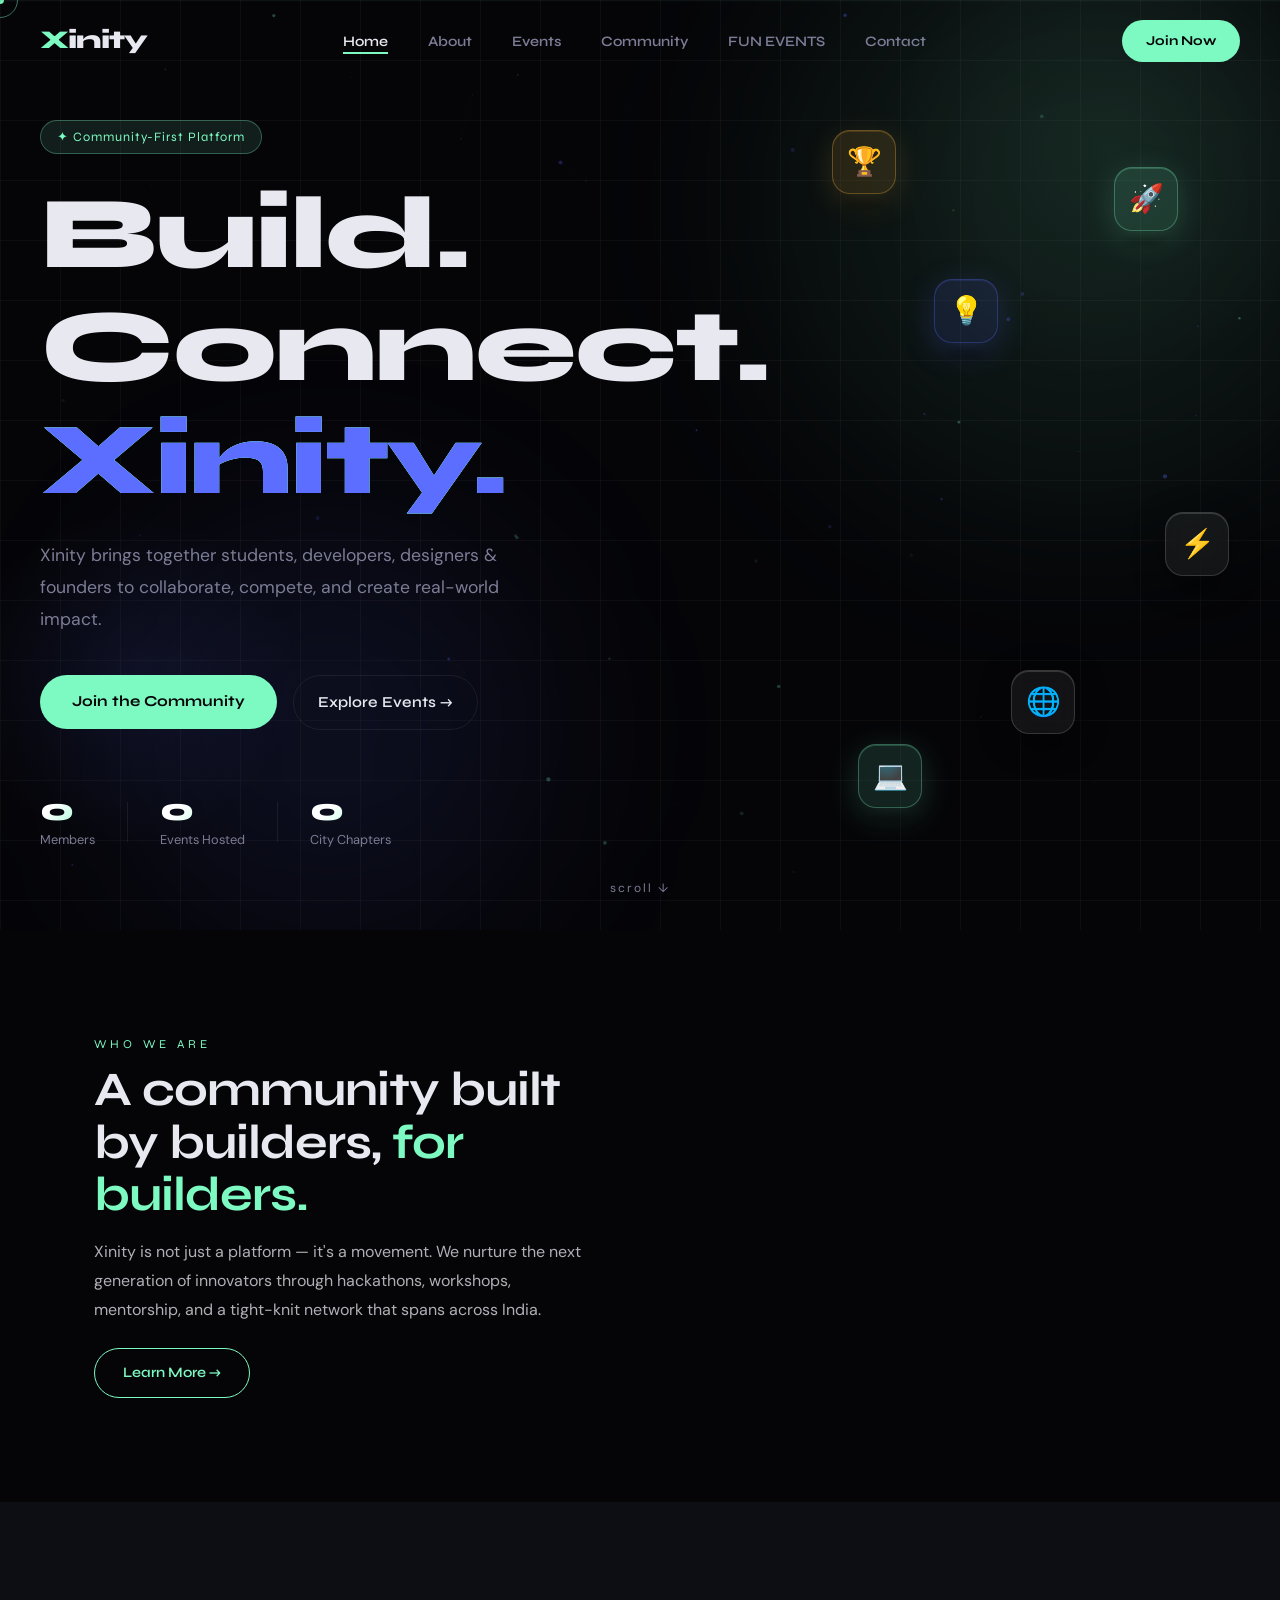
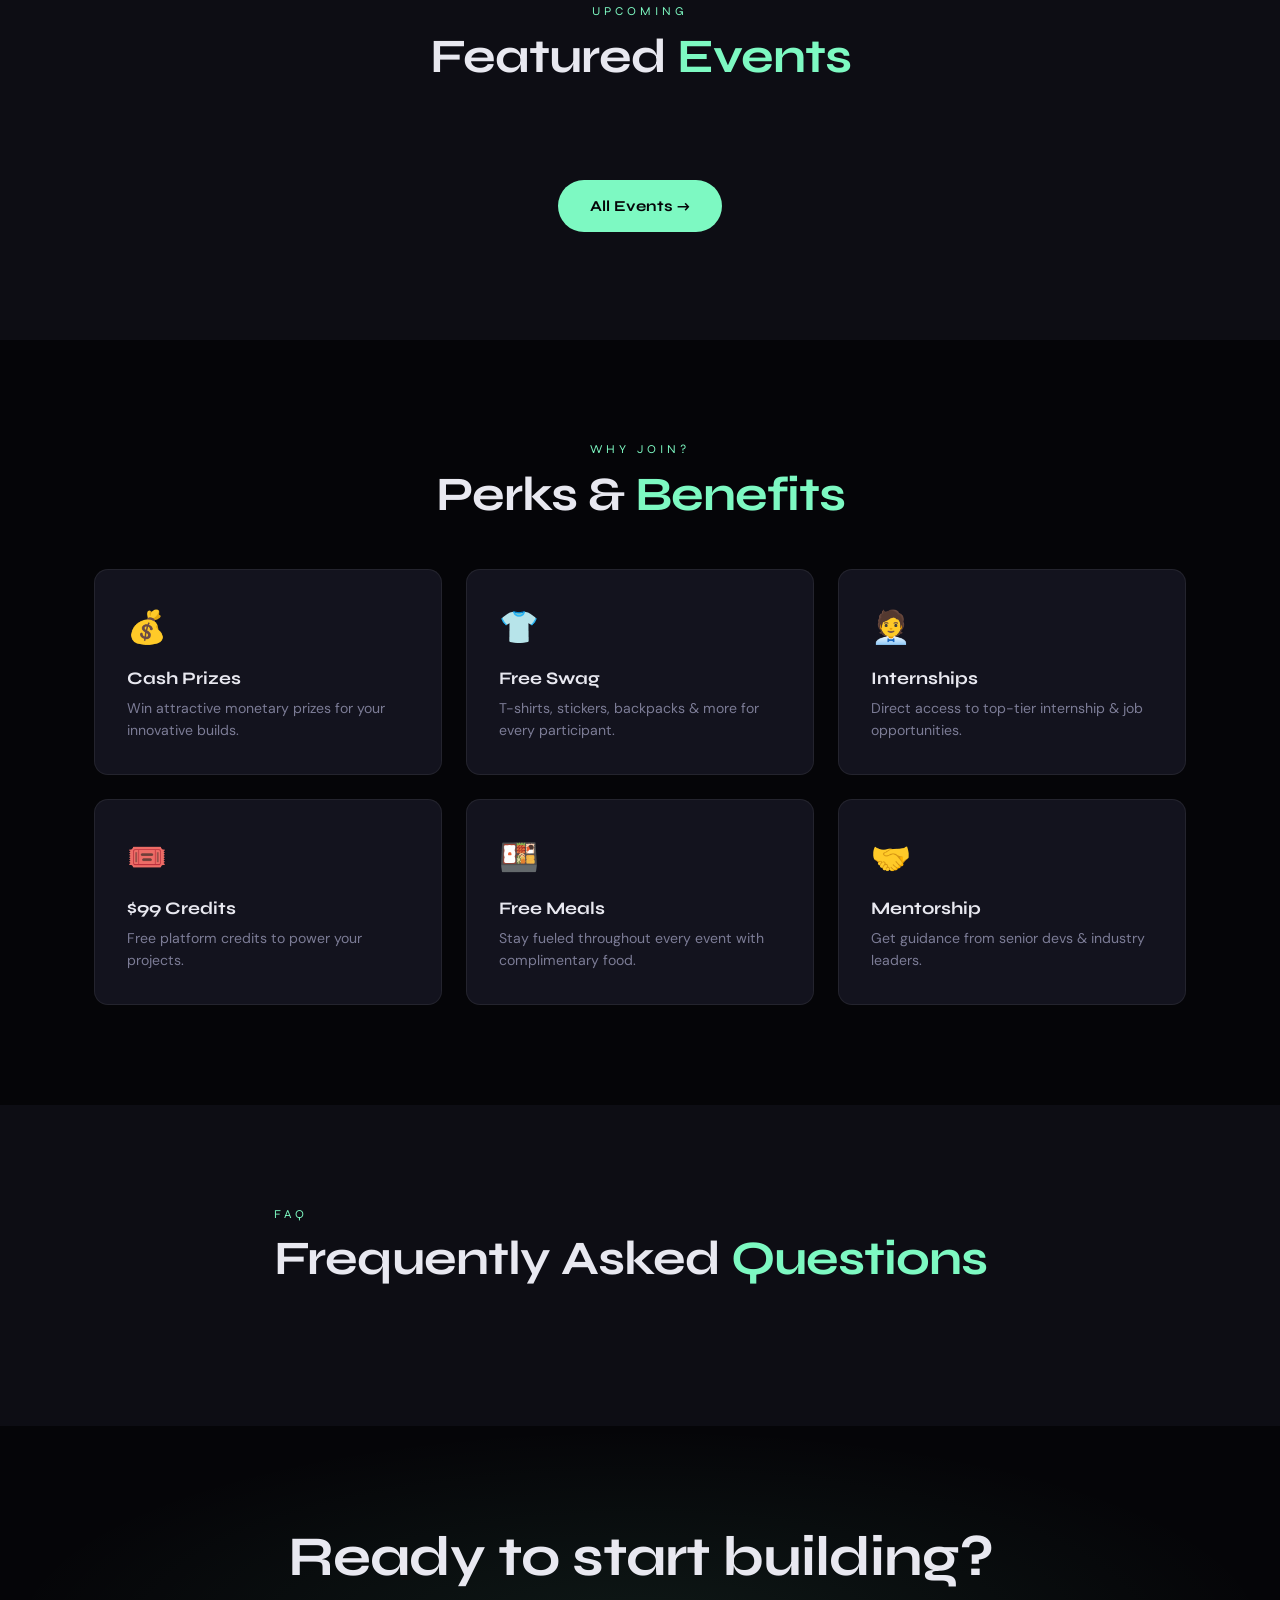
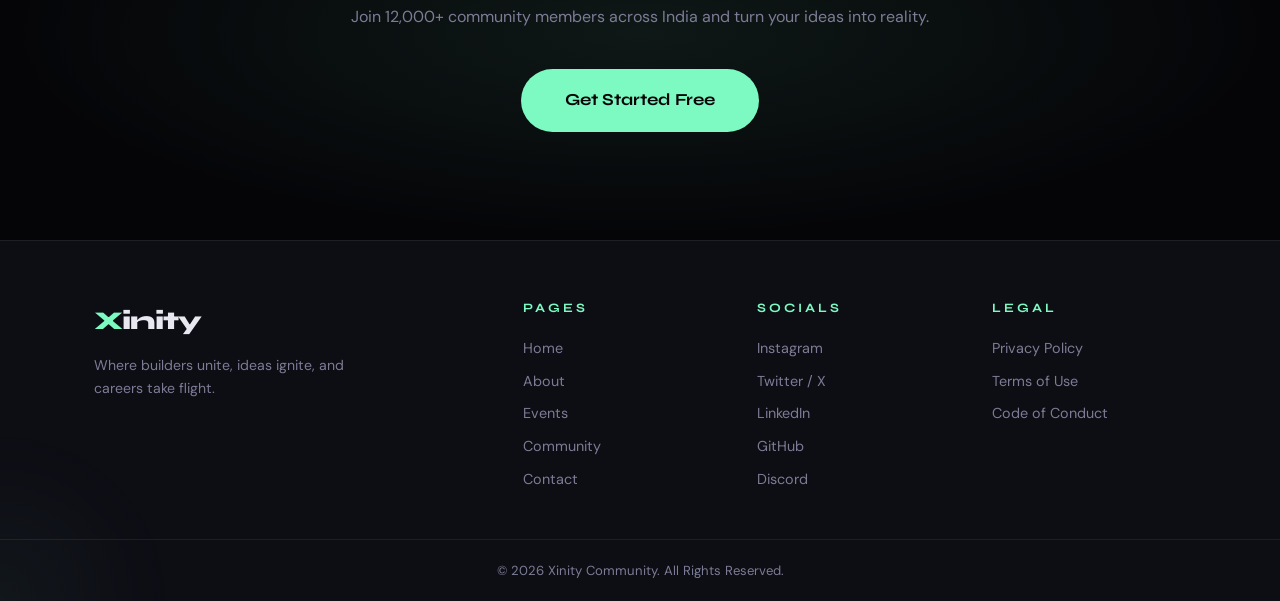
<file: index.html>
<!DOCTYPE html>
<html lang="en">
<head>
  <meta charset="UTF-8" />
  <meta name="viewport" content="width=device-width, initial-scale=1.0"/>
  <title>Xinity Community | Where Builders Unite</title>
  <link rel="stylesheet" href="css/style.css" />
  <link rel="stylesheet" href="css/animation.css" />
  <link rel="preconnect" href="https://fonts.googleapis.com">
  <link href="https://fonts.googleapis.com/css2?family=Syne:wght@400;600;700;800&family=DM+Sans:wght@300;400;500&display=swap" rel="stylesheet">
</head>
<body>

  <!-- NAV -->
  <nav class="navbar" id="navbar">
    <div class="nav-logo">
      <span class="logo-x">X</span><span class="logo-rest">inity</span>
    </div>
    <ul class="nav-links" id="navLinks">
      <li><a href="index.html" class="active">Home</a></li>
      <li><a href="about.html">About</a></li>
      <li><a href="events.html">Events</a></li>
      <li><a href="community.html">Community</a></li>
      <li><a href="funevents.html">FUN EVENTS</a></li>
      <li><a href="contact.html">Contact</a></li>
    </ul>
    <a href="contact.html" class="btn-nav">Join Now</a>
    <button class="hamburger" id="hamburger" aria-label="Menu">
      <span></span><span></span><span></span>
    </button>
  </nav>

  <!-- HERO -->
  <section class="hero" id="home">
    <div class="hero-bg">
      <div class="grid-overlay"></div>
      <div class="glow glow-1"></div>
      <div class="glow glow-2"></div>
    </div>
    <div class="hero-content">
      <div class="hero-badge animate-fade-up">✦ Community-First Platform</div>
      <h1 class="hero-title animate-fade-up delay-1">
        Build.<br/>Connect.<br/><span class="accent">Xinity.</span>
      </h1>
      <p class="hero-sub animate-fade-up delay-2">
        Xinity brings together students, developers, designers & founders
        to collaborate, compete, and create real-world impact.
      </p>
      <div class="hero-actions animate-fade-up delay-3">
        <a href="contact.html" class="btn-primary">Join the Community</a>
        <a href="events.html" class="btn-ghost">Explore Events →</a>
      </div>
      <div class="hero-stats animate-fade-up delay-4">
        <div class="stat"><span class="stat-num" data-target="12000">0</span><span class="stat-label">Members</span></div>
        <div class="stat-div"></div>
        <div class="stat"><span class="stat-num" data-target="48">0</span><span class="stat-label">Events Hosted</span></div>
        <div class="stat-div"></div>
        <div class="stat"><span class="stat-num" data-target="30">0</span><span class="stat-label">City Chapters</span></div>
      </div>
    </div>
    <div class="hero-scroll-hint">scroll ↓</div>
  </section>

  <!-- ABOUT STRIP -->
  <section class="about-strip">
    <div class="container">
      <div class="about-grid">
        <div class="about-text animate-slide-left">
          <p class="section-label">Who We Are</p>
          <h2>A community built<br/>by builders, <span class="accent">for builders.</span></h2>
          <p class="body-text">Xinity is not just a platform — it's a movement. We nurture the next generation of innovators through hackathons, workshops, mentorship, and a tight-knit network that spans across India.</p>
          <a href="about.html" class="btn-outline">Learn More →</a>
        </div>
        <div class="about-cards animate-slide-right">
          <div class="mini-card">
            <div class="mc-icon">🚀</div>
            <h4>Hackathons</h4>
            <p>48-hour sprints to solve real problems.</p>
          </div>
          <div class="mini-card">
            <div class="mc-icon">🌐</div>
            <h4>Chapters</h4>
            <p>30+ city-level chapters nationwide.</p>
          </div>
          <div class="mini-card">
            <div class="mc-icon">🎓</div>
            <h4>Workshops</h4>
            <p>Skill-up with expert-led sessions.</p>
          </div>
          <div class="mini-card">
            <div class="mc-icon">💼</div>
            <h4>Opportunities</h4>
            <p>Jobs, internships & grants unlocked.</p>
          </div>
        </div>
      </div>
    </div>
  </section>

  <!-- EVENTS PREVIEW -->
  <section class="events-preview">
    <div class="container">
      <p class="section-label center">Upcoming</p>
      <h2 class="center">Featured <span class="accent">Events</span></h2>
      <div class="events-grid" id="eventsGrid">
        <!-- Injected by JS -->
      </div>
      <div class="center">
        <a href="events.html" class="btn-primary">All Events →</a>
      </div>
    </div>
  </section>

  <!-- PERKS -->
  <section class="perks">
    <div class="container">
      <p class="section-label center">Why Join?</p>
      <h2 class="center">Perks & <span class="accent">Benefits</span></h2>
      <div class="perks-grid">
        <div class="perk-card">
          <span class="perk-icon">💰</span>
          <h4>Cash Prizes</h4>
          <p>Win attractive monetary prizes for your innovative builds.</p>
        </div>
        <div class="perk-card">
          <span class="perk-icon">👕</span>
          <h4>Free Swag</h4>
          <p>T-shirts, stickers, backpacks & more for every participant.</p>
        </div>
        <div class="perk-card">
          <span class="perk-icon">🧑‍💼</span>
          <h4>Internships</h4>
          <p>Direct access to top-tier internship & job opportunities.</p>
        </div>
        <div class="perk-card">
          <span class="perk-icon">🎟️</span>
          <h4>$99 Credits</h4>
          <p>Free platform credits to power your projects.</p>
        </div>
        <div class="perk-card">
          <span class="perk-icon">🍱</span>
          <h4>Free Meals</h4>
          <p>Stay fueled throughout every event with complimentary food.</p>
        </div>
        <div class="perk-card">
          <span class="perk-icon">🤝</span>
          <h4>Mentorship</h4>
          <p>Get guidance from senior devs & industry leaders.</p>
        </div>
      </div>
    </div>
  </section>

  <!-- FAQ -->
  <section class="faq">
    <div class="container faq-inner">
      <p class="section-label">FAQ</p>
      <h2>Frequently Asked <span class="accent">Questions</span></h2>
      <div class="faq-list" id="faqList">
        <!-- Injected by JS -->
      </div>
    </div>
  </section>

  <!-- CTA BANNER -->
  <section class="cta-banner">
    <div class="cta-bg"></div>
    <div class="container cta-content">
      <h2>Ready to start building?</h2>
      <p>Join 12,000+ community members across India and turn your ideas into reality.</p>
      <a href="contact.html" class="btn-primary btn-large">Get Started Free</a>
    </div>
  </section>

  <!-- FOOTER -->
  <footer class="footer">
    <div class="container footer-grid">
      <div class="footer-brand">
        <div class="nav-logo"><span class="logo-x">X</span><span class="logo-rest">inity</span></div>
        <p>Where builders unite, ideas ignite, and careers take flight.</p>
      </div>
      <div class="footer-links">
        <h5>Pages</h5>
        <a href="index.html">Home</a>
        <a href="about.html">About</a>
        <a href="events.html">Events</a>
        <a href="community.html">Community</a>
        <a href="contact.html">Contact</a>
      </div>
      <div class="footer-links">
        <h5>Socials</h5>
        <a href="#">Instagram</a>
        <a href="#">Twitter / X</a>
        <a href="#">LinkedIn</a>
        <a href="#">GitHub</a>
        <a href="#">Discord</a>
      </div>
      <div class="footer-links">
        <h5>Legal</h5>
        <a href="#">Privacy Policy</a>
        <a href="#">Terms of Use</a>
        <a href="#">Code of Conduct</a>
      </div>
    </div>
    <div class="footer-bottom">
      <p>© 2026 Xinity Community. All Rights Reserved.</p>
    </div>
  </footer>

  <script src="js/data.js"></script>
  <script src="js/main.js"></script>
  <script src="js/animation.js"></script>
</body>
</html>
</file>
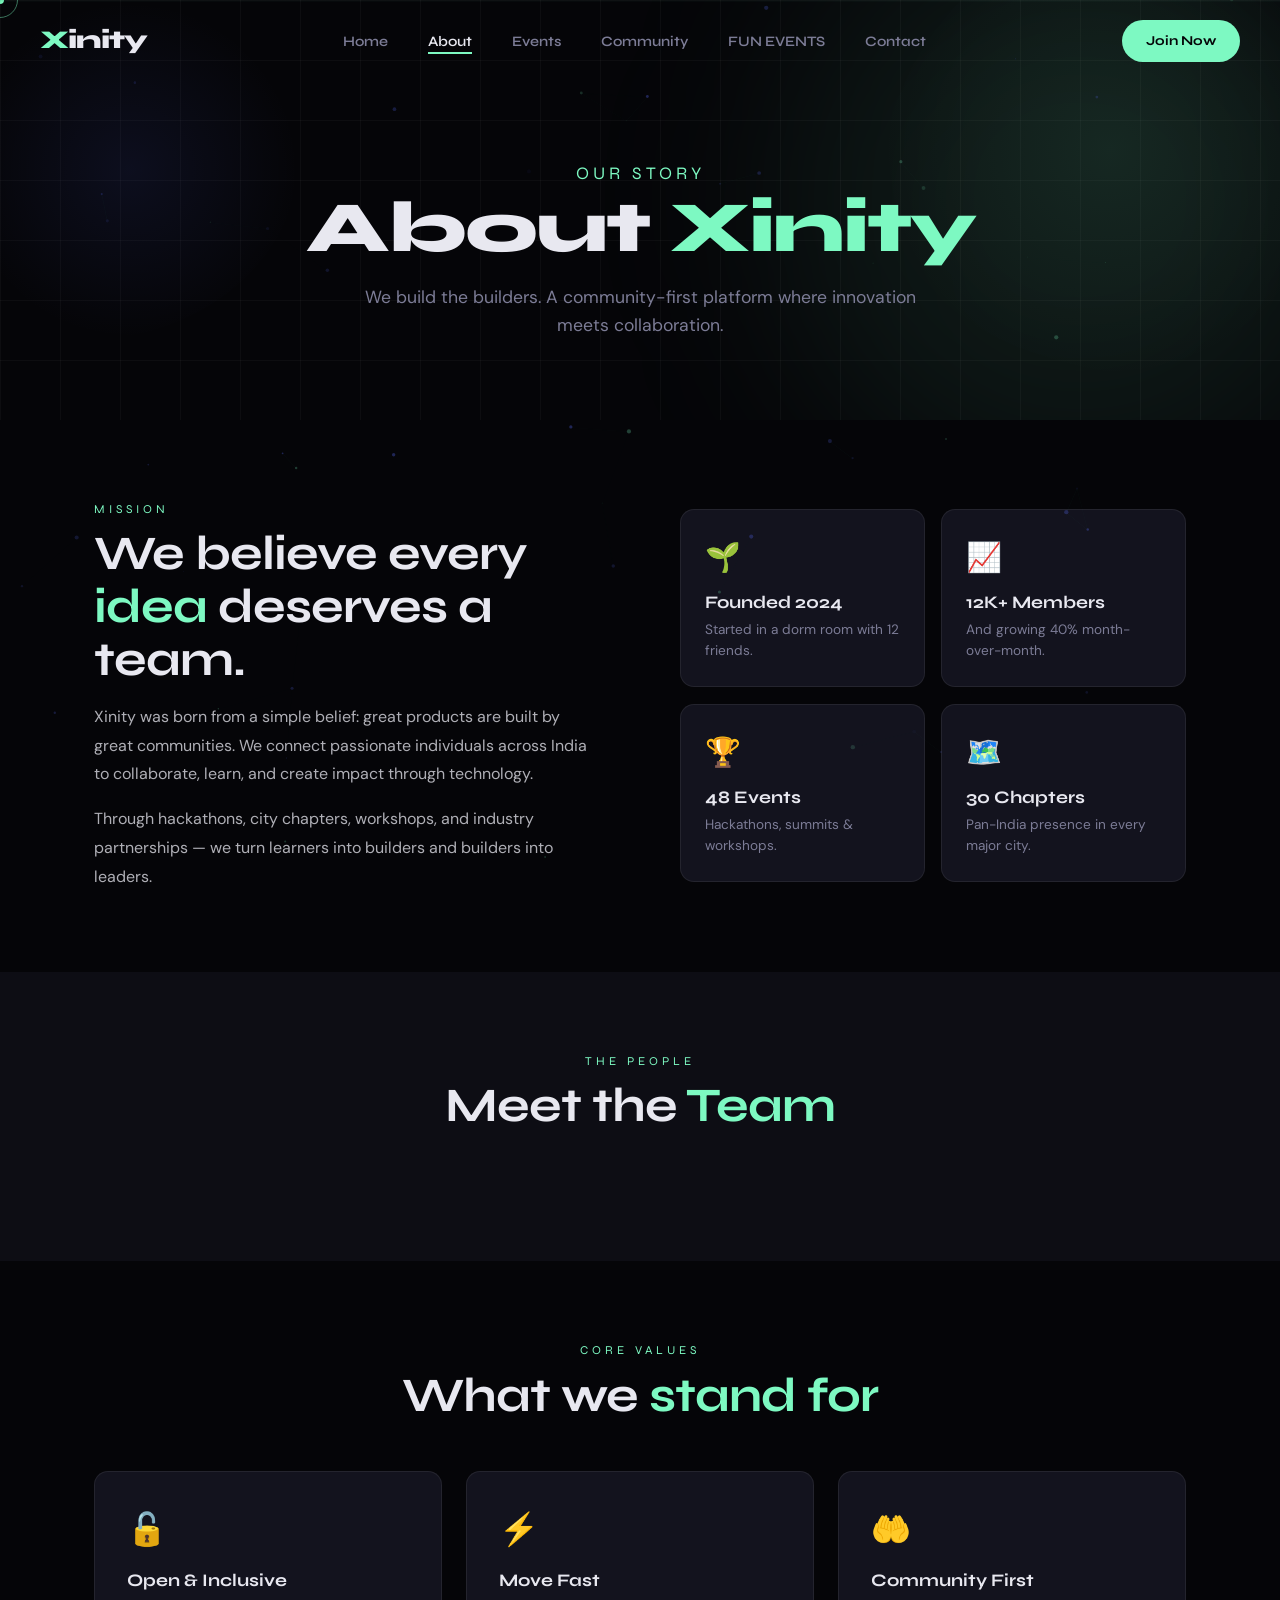
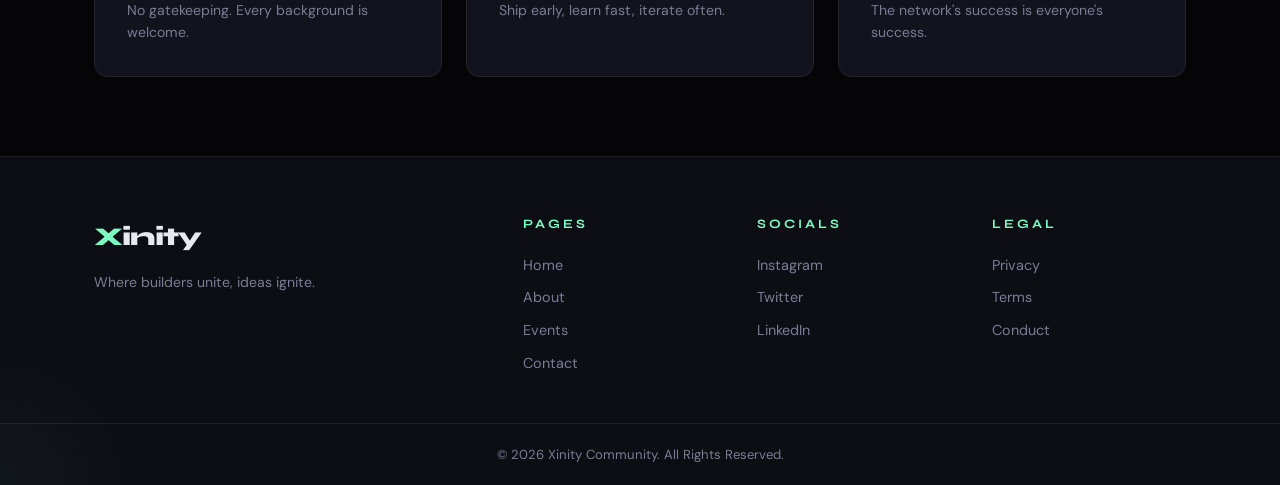
<file: about.html>
<!DOCTYPE html>
<html lang="en">
<head>
  <meta charset="UTF-8"/>
  <meta name="viewport" content="width=device-width, initial-scale=1.0"/>
  <title>About — Xinity Community</title>
  <link rel="stylesheet" href="css/style.css"/>
  <link rel="stylesheet" href="css/animation.css"/>
  <link rel="preconnect" href="https://fonts.googleapis.com">
  <link href="https://fonts.googleapis.com/css2?family=Syne:wght@400;600;700;800&family=DM+Sans:wght@300;400;500&display=swap" rel="stylesheet">
</head>
<body>

  <nav class="navbar" id="navbar">
    <div class="nav-logo"><span class="logo-x">X</span><span class="logo-rest">inity</span></div>
    <ul class="nav-links" id="navLinks">
      <li><a href="index.html">Home</a></li>
      <li><a href="about.html" class="active">About</a></li>
      <li><a href="events.html">Events</a></li>
      <li><a href="community.html">Community</a></li>
      <li><a href="funevents.html">FUN EVENTS</a></li>
      <li><a href="contact.html">Contact</a></li>
    </ul>
    <a href="contact.html" class="btn-nav">Join Now</a>
    <button class="hamburger" id="hamburger"><span></span><span></span><span></span></button>
  </nav>

  <section class="page-hero">
    <div class="hero-bg"><div class="grid-overlay"></div><div class="glow glow-1"></div></div>
    <div class="container" style="position:relative;z-index:2;">
      <p class="section-label animate-fade-up">Our Story</p>
      <h1 class="animate-fade-up delay-1">About <span class="accent">Xinity</span></h1>
      <p class="animate-fade-up delay-2">We build the builders. A community-first platform where innovation meets collaboration.</p>
    </div>
  </section>

  <section style="padding:80px 0;">
    <div class="container">
      <div class="about-grid">
        <div class="about-text animate-slide-left">
          <p class="section-label">Mission</p>
          <h2>We believe every <span class="accent">idea</span> deserves a team.</h2>
          <p class="body-text">Xinity was born from a simple belief: great products are built by great communities. We connect passionate individuals across India to collaborate, learn, and create impact through technology.</p>
          <p class="body-text" style="margin-top:1rem;">Through hackathons, city chapters, workshops, and industry partnerships — we turn learners into builders and builders into leaders.</p>
        </div>
        <div class="about-cards animate-slide-right">
          <div class="mini-card"><div class="mc-icon">🌱</div><h4>Founded 2024</h4><p>Started in a dorm room with 12 friends.</p></div>
          <div class="mini-card"><div class="mc-icon">📈</div><h4>12K+ Members</h4><p>And growing 40% month-over-month.</p></div>
          <div class="mini-card"><div class="mc-icon">🏆</div><h4>48 Events</h4><p>Hackathons, summits & workshops.</p></div>
          <div class="mini-card"><div class="mc-icon">🗺️</div><h4>30 Chapters</h4><p>Pan-India presence in every major city.</p></div>
        </div>
      </div>
    </div>
  </section>

  <!-- TEAM -->
  <section style="padding:80px 0;background:var(--surface);">
    <div class="container">
      <p class="section-label center">The People</p>
      <h2 class="center">Meet the <span class="accent">Team</span></h2>
      <div class="perks-grid" id="teamGrid" style="margin-top:3rem;"></div>
    </div>
  </section>

  <!-- VALUES -->
  <section style="padding:80px 0;">
    <div class="container">
      <p class="section-label center">Core Values</p>
      <h2 class="center">What we <span class="accent">stand for</span></h2>
      <div class="perks-grid" style="margin-top:3rem;">
        <div class="perk-card animate-scale"><span class="perk-icon">🔓</span><h4>Open & Inclusive</h4><p>No gatekeeping. Every background is welcome.</p></div>
        <div class="perk-card animate-scale"><span class="perk-icon">⚡</span><h4>Move Fast</h4><p>Ship early, learn fast, iterate often.</p></div>
        <div class="perk-card animate-scale"><span class="perk-icon">🤲</span><h4>Community First</h4><p>The network's success is everyone's success.</p></div>
      </div>
    </div>
  </section>

  <footer class="footer">
    <div class="container footer-grid">
      <div class="footer-brand"><div class="nav-logo"><span class="logo-x">X</span><span class="logo-rest">inity</span></div><p>Where builders unite, ideas ignite.</p></div>
      <div class="footer-links"><h5>Pages</h5><a href="index.html">Home</a><a href="about.html">About</a><a href="events.html">Events</a><a href="contact.html">Contact</a></div>
      <div class="footer-links"><h5>Socials</h5><a href="#">Instagram</a><a href="#">Twitter</a><a href="#">LinkedIn</a></div>
      <div class="footer-links"><h5>Legal</h5><a href="#">Privacy</a><a href="#">Terms</a><a href="#">Conduct</a></div>
    </div>
    <div class="footer-bottom"><p>© 2026 Xinity Community. All Rights Reserved.</p></div>
  </footer>

  <script src="js/data.js"></script>
  <script src="js/main.js"></script>
  <script src="js/animation.js"></script>
</body>
</html>
</file>
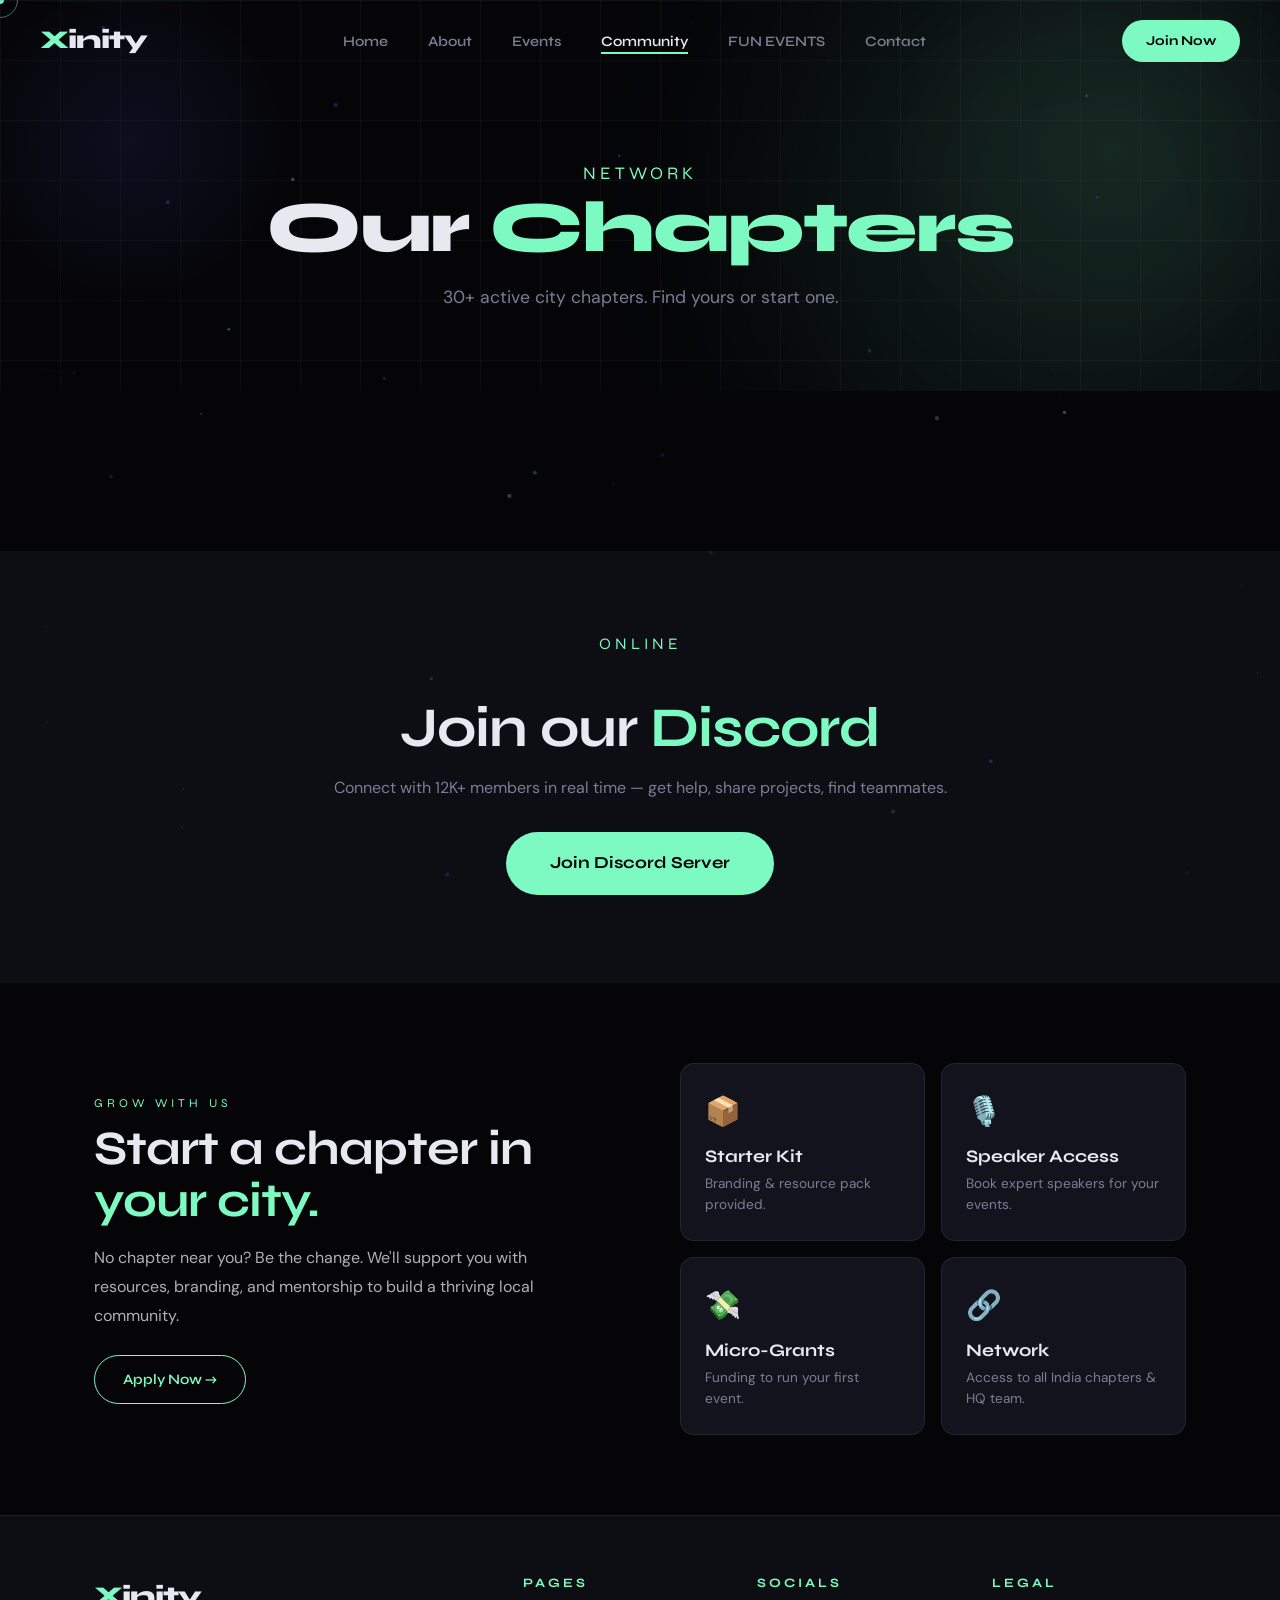
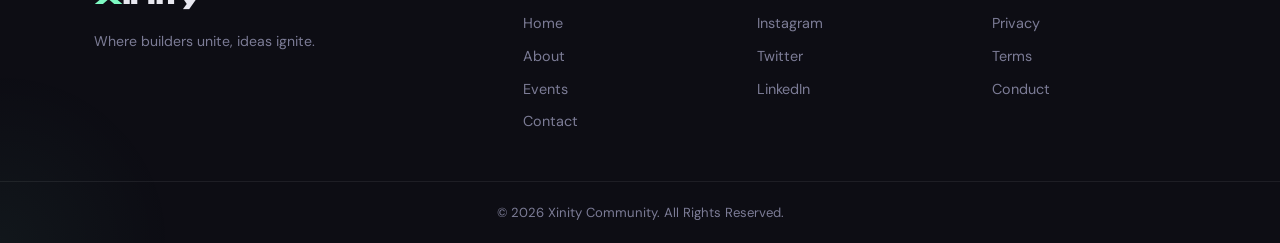
<file: community.html>
<!DOCTYPE html>
<html lang="en">
<head>
  <meta charset="UTF-8"/>
  <meta name="viewport" content="width=device-width, initial-scale=1.0"/>
  <title>Community — Xinity</title>
  <link rel="stylesheet" href="css/style.css"/>
  <link rel="stylesheet" href="css/animation.css"/>
  <link rel="preconnect" href="https://fonts.googleapis.com">
  <link href="https://fonts.googleapis.com/css2?family=Syne:wght@400;600;700;800&family=DM+Sans:wght@300;400;500&display=swap" rel="stylesheet">
</head>
<body>

  <nav class="navbar" id="navbar">
    <div class="nav-logo"><span class="logo-x">X</span><span class="logo-rest">inity</span></div>
    <ul class="nav-links" id="navLinks">
      <li><a href="index.html">Home</a></li>
      <li><a href="about.html">About</a></li>
      <li><a href="events.html">Events</a></li>
      <li><a href="community.html" class="active">Community</a></li>
      <li><a href="funevents.html">FUN EVENTS</a></li>
      <li><a href="contact.html">Contact</a></li>
    </ul>
    <a href="contact.html" class="btn-nav">Join Now</a>
    <button class="hamburger" id="hamburger"><span></span><span></span><span></span></button>
  </nav>

  <section class="page-hero">
    <div class="hero-bg"><div class="grid-overlay"></div><div class="glow glow-1"></div></div>
    <div class="container" style="position:relative;z-index:2;">
      <p class="section-label animate-fade-up">Network</p>
      <h1 class="animate-fade-up delay-1">Our <span class="accent">Chapters</span></h1>
      <p class="animate-fade-up delay-2">30+ active city chapters. Find yours or start one.</p>
    </div>
  </section>

  <!-- CHAPTERS GRID -->
  <section style="padding:80px 0;">
    <div class="container">
      <div class="about-cards" id="chaptersGrid" style="grid-template-columns:repeat(3,1fr);"></div>
    </div>
  </section>

  <!-- JOIN DISCORD CTA -->
  <section style="padding:80px 0;background:var(--surface);">
    <div class="container cta-content" style="text-align:center;position:relative;z-index:2;">
      <p class="section-label center">Online</p>
      <h2 class="center">Join our <span class="accent">Discord</span></h2>
      <p style="margin-bottom:2rem;">Connect with 12K+ members in real time — get help, share projects, find teammates.</p>
      <a href="#" class="btn-primary btn-large">Join Discord Server</a>
    </div>
  </section>

  <!-- START A CHAPTER -->
  <section style="padding:80px 0;">
    <div class="container">
      <div class="about-grid">
        <div class="about-text animate-slide-left">
          <p class="section-label">Grow With Us</p>
          <h2>Start a chapter in <span class="accent">your city.</span></h2>
          <p class="body-text">No chapter near you? Be the change. We'll support you with resources, branding, and mentorship to build a thriving local community.</p>
          <a href="contact.html" class="btn-outline">Apply Now →</a>
        </div>
        <div class="about-cards animate-slide-right">
          <div class="mini-card"><div class="mc-icon">📦</div><h4>Starter Kit</h4><p>Branding & resource pack provided.</p></div>
          <div class="mini-card"><div class="mc-icon">🎙️</div><h4>Speaker Access</h4><p>Book expert speakers for your events.</p></div>
          <div class="mini-card"><div class="mc-icon">💸</div><h4>Micro-Grants</h4><p>Funding to run your first event.</p></div>
          <div class="mini-card"><div class="mc-icon">🔗</div><h4>Network</h4><p>Access to all India chapters & HQ team.</p></div>
        </div>
      </div>
    </div>
  </section>

  <footer class="footer">
    <div class="container footer-grid">
      <div class="footer-brand"><div class="nav-logo"><span class="logo-x">X</span><span class="logo-rest">inity</span></div><p>Where builders unite, ideas ignite.</p></div>
      <div class="footer-links"><h5>Pages</h5><a href="index.html">Home</a><a href="about.html">About</a><a href="events.html">Events</a><a href="contact.html">Contact</a></div>
      <div class="footer-links"><h5>Socials</h5><a href="#">Instagram</a><a href="#">Twitter</a><a href="#">LinkedIn</a></div>
      <div class="footer-links"><h5>Legal</h5><a href="#">Privacy</a><a href="#">Terms</a><a href="#">Conduct</a></div>
    </div>
    <div class="footer-bottom"><p>© 2026 Xinity Community. All Rights Reserved.</p></div>
  </footer>

  <script src="js/data.js"></script>
  <script src="js/main.js"></script>
  <script src="js/animation.js"></script>
</body>
</html>
</file>
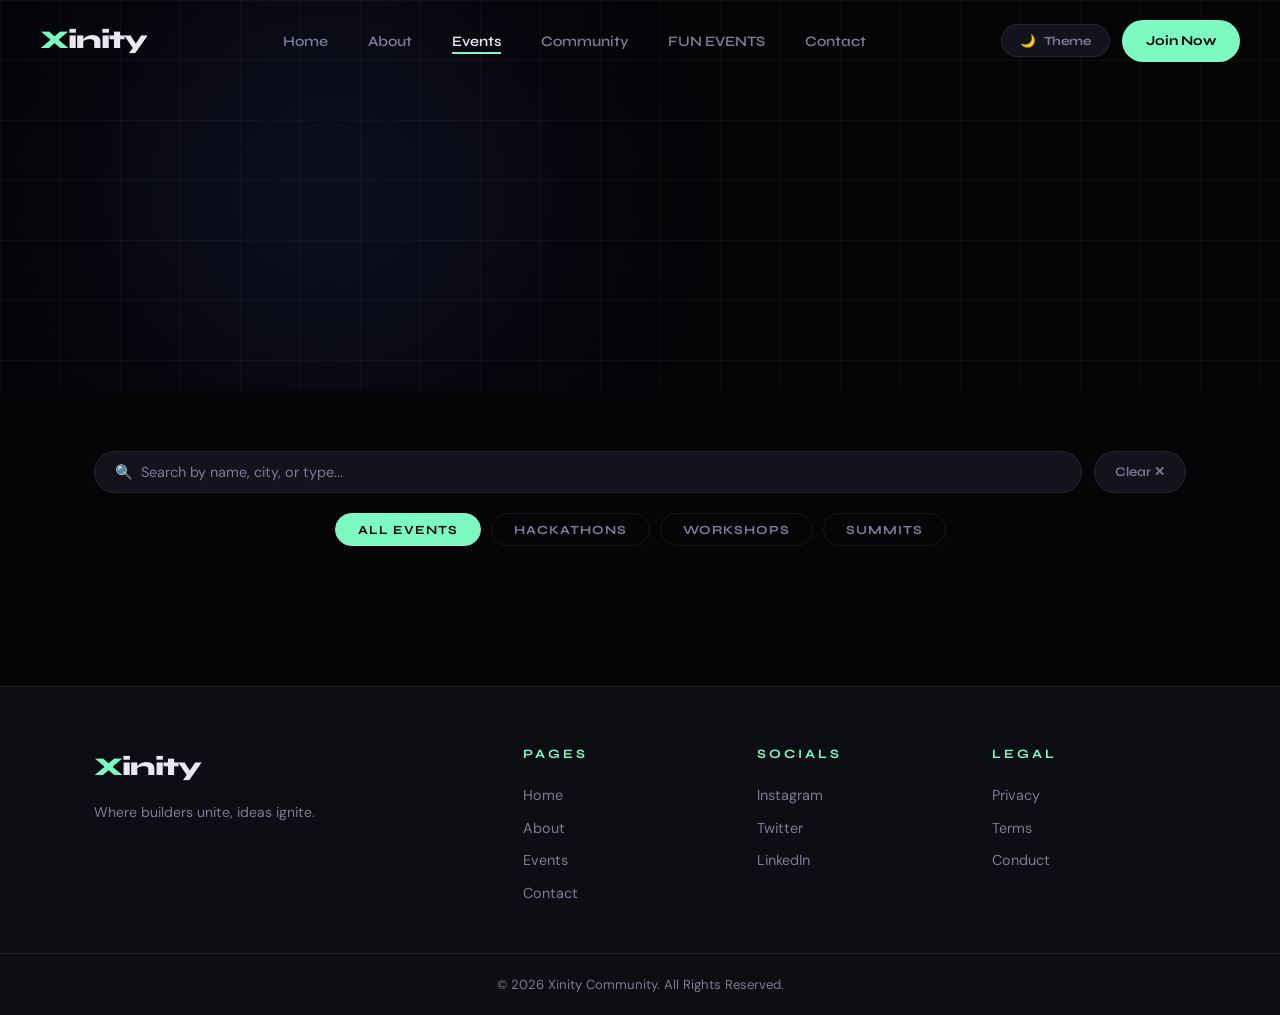
<file: events.html>
<!DOCTYPE html>
<html lang="en">
<head>
  <meta charset="UTF-8"/>
  <meta name="viewport" content="width=device-width, initial-scale=1.0"/>
  <title>Events — Xinity Community</title>
  <link rel="stylesheet" href="css/style.css"/>
  <link rel="stylesheet" href="css/animation.css"/>
  <link rel="preconnect" href="https://fonts.googleapis.com">
  <link href="https://fonts.googleapis.com/css2?family=Syne:wght@400;600;700;800&family=DM+Sans:wght@300;400;500&display=swap" rel="stylesheet">
  <style>
    .filter-bar {
      display: flex; gap: 10px; justify-content: center;
      flex-wrap: wrap; margin: 0 0 2.5rem;
    }
    .filter-btn {
      font-family: var(--font-head); font-size: 0.78rem; font-weight: 700;
      letter-spacing: 1px; text-transform: uppercase;
      padding: 8px 22px; border-radius: 100px;
      border: 1px solid var(--border);
      background: transparent; color: var(--muted); cursor: pointer;
      transition: all 0.2s;
    }
    .filter-btn.active, .filter-btn:hover {
      background: var(--accent); color: var(--bg); border-color: var(--accent);
    }

    .events-full-grid {
      display: grid;
      grid-template-columns: repeat(3, 1fr);
      gap: 24px;
    }
    @media(max-width:900px){ .events-full-grid{ grid-template-columns: 1fr 1fr; } }
    @media(max-width:580px){ .events-full-grid{ grid-template-columns: 1fr; } }

    .events-count {
      font-family: var(--font-head); font-size: 0.78rem; font-weight: 700;
      color: var(--muted); margin-bottom: 20px; text-align: center;
    }
    .events-count span { color: var(--accent); }
  </style>
</head>
<body>

  <nav class="navbar" id="navbar">
    <div class="nav-logo"><span class="logo-x">X</span><span class="logo-rest">inity</span></div>
    <ul class="nav-links" id="navLinks">
      <li><a href="index.html">Home</a></li>
      <li><a href="about.html">About</a></li>
      <li><a href="events.html" class="active">Events</a></li>
      <li><a href="community.html">Community</a></li>
      <li><a href="funevents.html">FUN EVENTS</a></li>
      <li><a href="contact.html">Contact</a></li>
    </ul>
    <div style="display:flex;align-items:center;gap:12px;">
      <button class="theme-toggle-btn" id="themeToggleBtn" aria-label="Toggle theme">
        <span class="theme-toggle-moon">🌙</span>
        <span class="theme-toggle-sun">☀️</span>
        Theme
      </button>
      <a href="contact.html" class="btn-nav">Join Now</a>
    </div>
    <button class="hamburger" id="hamburger"><span></span><span></span><span></span></button>
  </nav>

  <section class="page-hero">
    <div class="hero-bg">
      <div class="grid-overlay"></div>
      <div class="glow glow-2"></div>
    </div>
    <div class="container" style="position:relative;z-index:2;">
      <p class="section-label animate-fade-up">What's On</p>
      <h1 class="animate-fade-up delay-1">Upcoming <span class="accent">Events</span></h1>
      <p class="animate-fade-up delay-2">Hackathons, workshops, summits — find your next big moment.</p>
    </div>
  </section>

  <section style="padding:60px 0 100px;">
    <div class="container">

      <!-- SEARCH BAR -->
      <div class="event-search-wrap">
        <input
          class="event-search-input"
          id="eventSearch"
          type="search"
          placeholder="🔍  Search by name, city, or type..."
          aria-label="Search events"
        />
        <button class="search-clear-btn" id="searchClearBtn">Clear ✕</button>
      </div>

      <!-- FILTER TABS -->
      <div class="filter-bar">
        <button class="filter-btn active" data-filter="all">All Events</button>
        <button class="filter-btn" data-filter="Hackathon">Hackathons</button>
        <button class="filter-btn" data-filter="Workshop">Workshops</button>
        <button class="filter-btn" data-filter="Summit">Summits</button>
      </div>

      <!-- RESULT COUNT -->
      <p class="events-count" id="eventsCount"></p>

      <!-- EVENTS GRID -->
      <div class="events-full-grid" id="allEventsGrid"></div>

    </div>
  </section>

  <footer class="footer">
    <div class="container footer-grid">
      <div class="footer-brand">
        <div class="nav-logo"><span class="logo-x">X</span><span class="logo-rest">inity</span></div>
        <p>Where builders unite, ideas ignite.</p>
      </div>
      <div class="footer-links">
        <h5>Pages</h5>
        <a href="index.html">Home</a><a href="about.html">About</a>
        <a href="events.html">Events</a><a href="contact.html">Contact</a>
      </div>
      <div class="footer-links">
        <h5>Socials</h5>
        <a href="#">Instagram</a><a href="#">Twitter</a><a href="#">LinkedIn</a>
      </div>
      <div class="footer-links">
        <h5>Legal</h5>
        <a href="#">Privacy</a><a href="#">Terms</a><a href="#">Conduct</a>
      </div>
    </div>
    <div class="footer-bottom"><p>© 2026 Xinity Community. All Rights Reserved.</p></div>
  </footer>

  <script src="js/data.js"></script>

  <script>
    // Extended events for this page
    const allEvents = [
      ...XINITY.events,
      { id:4, tag:"Hackathon", title:"SmartCity Hack",    desc:"Build smart solutions for India's urban challenges.", date:"📅 July 2026",        location:"📍 Pune",    link:"#" },
      { id:5, tag:"Workshop",  title:"Web3 Basics",       desc:"Decentralized apps, wallets & smart contracts.",      date:"📅 April 25, 2026",    location:"📍 Online",  link:"#" },
      { id:6, tag:"Summit",    title:"Campus Tech Fest",  desc:"College chapter annual summit — 200+ participants.",  date:"📅 August 2026",       location:"📍 Chennai", link:"#" },
      { id:7, tag:"Hackathon", title:"ClimaTech Hack",    desc:"24-hour climate-focused innovation sprint.",          date:"📅 September 2026",    location:"📍 Bengaluru", link:"#" },
      { id:8, tag:"Workshop",  title:"Design Systems 101",desc:"Figma, tokens & component-driven design at scale.",  date:"📅 May 3, 2026",       location:"📍 Online",  link:"#" },
    ];
  </script>

  <script src="js/main.js"></script>

  <script>
    // Hook up result count display
    const origRender = window._renderAllEventsHooked;
    const countEl = document.getElementById('eventsCount');

    // Patch the grid render to show count
    const gridEl = document.getElementById('allEventsGrid');
    const obs = new MutationObserver(() => {
      const cards = gridEl.querySelectorAll('.event-card');
      if (countEl) {
        countEl.innerHTML = cards.length
          ? `Showing <span>${cards.length}</span> event${cards.length !== 1 ? 's' : ''}`
          : '';
      }
    });
    obs.observe(gridEl, { childList: true });
  </script>

</body>
</html>
</file>
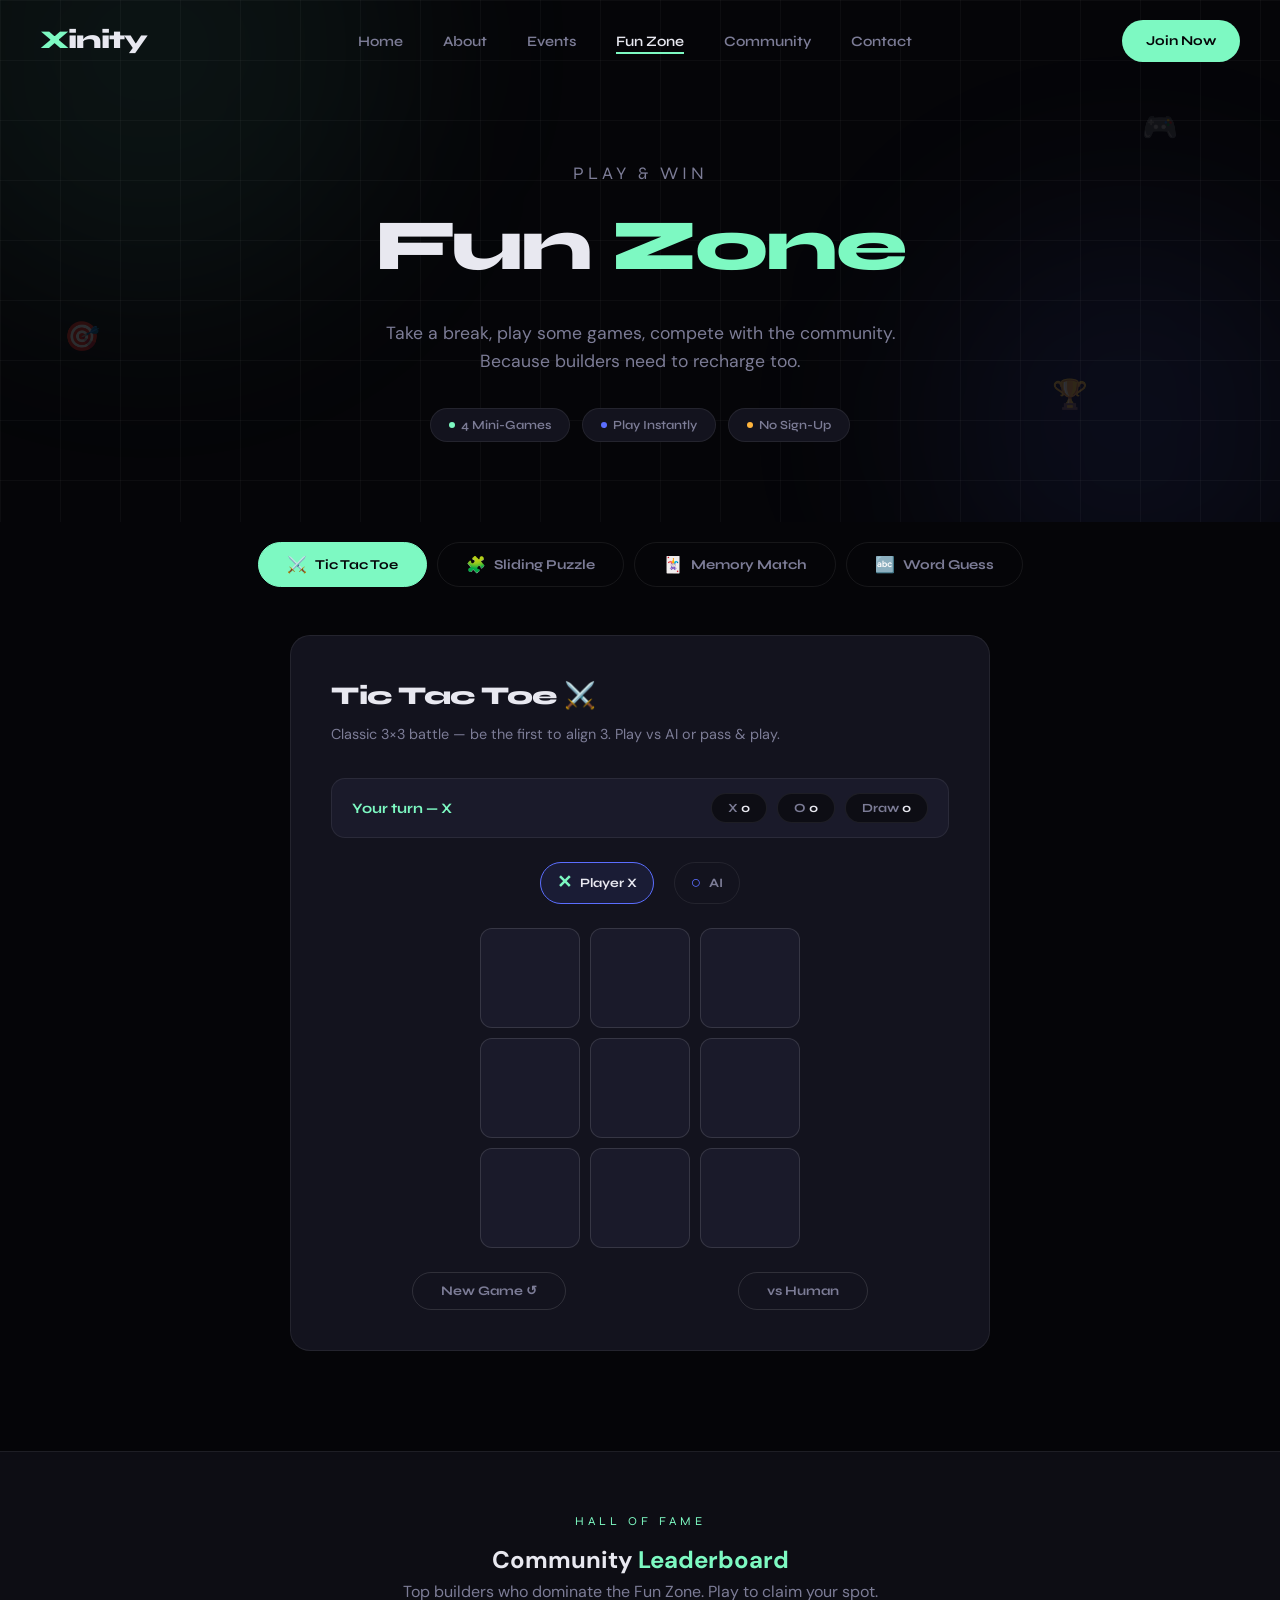
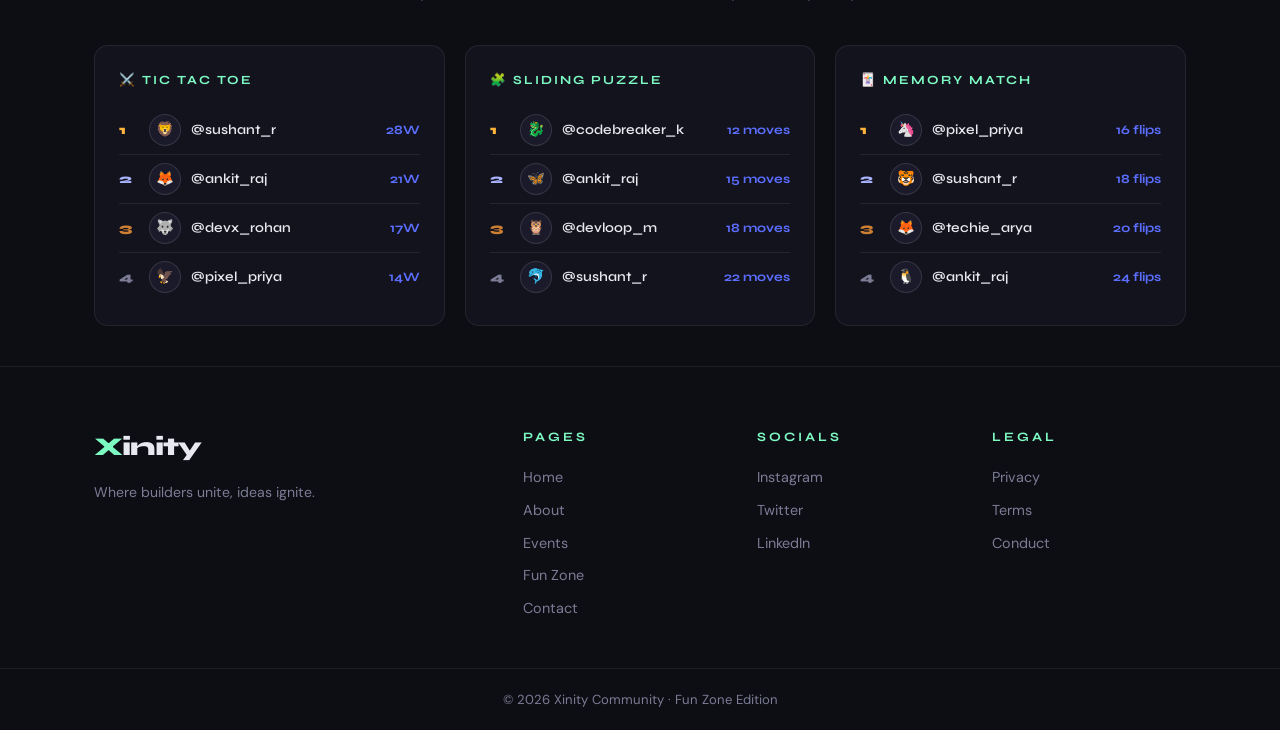
<file: funevents.html>
<!DOCTYPE html>
<html lang="en">
<head>
  <meta charset="UTF-8"/>
  <meta name="viewport" content="width=device-width, initial-scale=1.0"/>
  <title>Fun Zone — Xinity Community</title>
  <link rel="preconnect" href="https://fonts.googleapis.com">
  <link href="https://fonts.googleapis.com/css2?family=Syne:wght@400;600;700;800&family=DM+Sans:wght@300;400;500&display=swap" rel="stylesheet">
  <style>
    /* === ROOT & RESET === */
    *, *::before, *::after { box-sizing: border-box; margin: 0; padding: 0; }
    :root {
      --bg:        #050508;
      --surface:   #0d0d14;
      --surface2:  #13131e;
      --surface3:  #1a1a2a;
      --border:    rgba(255,255,255,0.07);
      --border2:   rgba(255,255,255,0.12);
      --accent:    #7DF9C2;
      --accent2:   #5B6EFF;
      --accent3:   #FFB43C;
      --text:      #e8e8f0;
      --muted:     #7c7c96;
      --font-head: 'Syne', sans-serif;
      --font-body: 'DM Sans', sans-serif;
      --radius:    14px;
      --radius-lg: 20px;
      --glow:      rgba(125, 249, 194, 0.15);
      --glow2:     rgba(91,110,255,0.15);
    }
    html { scroll-behavior: smooth; }
    body {
      background: var(--bg);
      color: var(--text);
      font-family: var(--font-body);
      font-size: 16px;
      line-height: 1.6;
      overflow-x: hidden;
    }
    a { text-decoration: none; color: inherit; }
    ul { list-style: none; }
    .container { max-width: 1140px; margin: 0 auto; padding: 0 24px; }
    .accent { color: var(--accent); }

    /* === KEYFRAMES === */
    @keyframes fadeUp {
      from { opacity:0; transform:translateY(40px); }
      to   { opacity:1; transform:translateY(0); }
    }
    @keyframes orbFloat {
      0%,100% { transform: translateY(0) scale(1); }
      50%      { transform: translateY(-30px) scale(1.05); }
    }
    @keyframes pulse {
      0%,100% { opacity:1; transform:scale(1); }
      50%      { opacity:0.4; transform:scale(1.6); }
    }
    @keyframes shimmer {
      0% { background-position: -200% 0; }
      100% { background-position: 200% 0; }
    }
    @keyframes winBounce {
      0%,100% { transform: scale(1); }
      30% { transform: scale(1.3); }
      60% { transform: scale(0.9); }
    }
    @keyframes gameGlow {
      0%,100% { box-shadow: 0 0 20px var(--glow); }
      50%      { box-shadow: 0 0 50px rgba(125,249,194,0.3); }
    }
    @keyframes float {
      0%,100% { transform: translateY(0px) rotate(0deg); }
      50%      { transform: translateY(-16px) rotate(4deg); }
    }
    @keyframes floatB {
      0%,100% { transform: translateY(0px) rotate(0deg); }
      50%      { transform: translateY(-10px) rotate(-3deg); }
    }
    @keyframes slideIn {
      from { opacity:0; transform:translateY(20px) scale(0.95); }
      to   { opacity:1; transform:translateY(0) scale(1); }
    }
    @keyframes confettiFall {
      0% { transform: translateY(-20px) rotate(0deg); opacity: 1; }
      100% { transform: translateY(100px) rotate(360deg); opacity: 0; }
    }
    @keyframes typeCursor {
      0%,100% { opacity:1; }
      50%      { opacity:0; }
    }

    /* === NAVBAR === */
    .navbar {
      position: fixed; top:0; left:0; right:0; z-index:999;
      display:flex; align-items:center; justify-content:space-between;
      padding:20px 40px;
      transition: background 0.4s, padding 0.3s;
    }
    .navbar.scrolled {
      background: rgba(5,5,8,0.92);
      backdrop-filter: blur(16px);
      padding: 14px 40px;
      border-bottom: 1px solid var(--border);
    }
    .nav-logo { font-family:var(--font-head); font-size:1.6rem; font-weight:800; letter-spacing:-1px; }
    .logo-x { color: var(--accent); }
    .nav-links { display:flex; gap:2.5rem; }
    .nav-links a {
      font-family:var(--font-head); font-size:0.9rem; font-weight:600;
      color:var(--muted); transition:color 0.2s; position:relative;
    }
    .nav-links a.active, .nav-links a:hover { color:var(--text); }
    .nav-links a::after {
      content:''; position:absolute; bottom:-4px; left:0;
      width:0; height:2px; background:var(--accent); transition:width 0.3s;
    }
    .nav-links a.active::after, .nav-links a:hover::after { width:100%; }
    .btn-nav {
      background:var(--accent); color:#050508;
      font-family:var(--font-head); font-weight:700; font-size:0.85rem;
      padding:10px 24px; border-radius:100px; transition:opacity 0.2s;
    }
    .btn-nav:hover { opacity:0.85; }

    /* === PAGE HERO === */
    .page-hero {
      padding: 160px 0 80px; text-align:center; position:relative; overflow:hidden;
    }
    .hero-bg { position:absolute; inset:0; overflow:hidden; }
    .grid-overlay {
      position:absolute; inset:0;
      background-image:
        linear-gradient(rgba(255,255,255,0.03) 1px, transparent 1px),
        linear-gradient(90deg, rgba(255,255,255,0.03) 1px, transparent 1px);
      background-size: 60px 60px;
    }
    .glow-orb {
      position:absolute; border-radius:50%; filter:blur(100px);
      animation: orbFloat 8s ease-in-out infinite;
    }
    .glow-1 { width:500px; height:500px; top:-200px; left:-100px; background:rgba(125,249,194,0.06); }
    .glow-2 { width:400px; height:400px; bottom:-100px; right:-50px; background:rgba(91,110,255,0.08); animation-delay:-4s; }
    .section-label {
      font-family:var(--font-head); font-size:0.75rem; letter-spacing:4px;
      text-transform:uppercase; color:var(--accent); margin-bottom:0.6rem;
      animation: fadeUp 0.8s ease both;
    }
    .page-hero h1 {
      font-family:var(--font-head); font-size:clamp(2.5rem,6vw,4.5rem);
      font-weight:800; letter-spacing:-2px; margin-bottom:1rem;
      animation: fadeUp 0.8s ease 0.1s both;
    }
    .page-hero p {
      font-size:1.1rem; color:var(--muted); max-width:560px; margin:0 auto;
      animation: fadeUp 0.8s ease 0.2s both;
    }
    .hero-badges {
      display:flex; gap:12px; justify-content:center; margin-top:2rem; flex-wrap:wrap;
      animation: fadeUp 0.8s ease 0.3s both;
    }
    .hero-badge {
      background:var(--surface2); border:1px solid var(--border);
      border-radius:100px; padding:6px 18px;
      font-family:var(--font-head); font-size:0.78rem; font-weight:600; color:var(--muted);
      display:flex; align-items:center; gap:6px;
    }
    .hero-badge .dot { width:6px; height:6px; border-radius:50%; background:var(--accent); animation:pulse 2s infinite; }

    /* === GAME SELECTOR TABS === */
    .games-nav {
      display:flex; gap:10px; justify-content:center;
      flex-wrap:wrap; margin:0 0 3rem;
    }
    .game-tab {
      font-family:var(--font-head); font-size:0.85rem; font-weight:700;
      padding:12px 28px; border-radius:100px;
      border:1px solid var(--border); background:transparent;
      color:var(--muted); cursor:pointer; transition:all 0.25s;
      display:flex; align-items:center; gap:8px;
    }
    .game-tab .tab-icon { font-size:1rem; }
    .game-tab.active, .game-tab:hover {
      background:var(--accent); color:var(--bg); border-color:var(--accent);
    }
    .game-tab.active .tab-emoji, .game-tab:hover .tab-emoji { filter: none; }

    /* === GAME PANELS === */
    .game-panel { display:none; animation: slideIn 0.4s ease both; }
    .game-panel.active { display:block; }

    .game-card {
      background:var(--surface2); border:1px solid var(--border);
      border-radius:var(--radius-lg); padding:40px;
      max-width:700px; margin:0 auto;
    }
    .game-title {
      font-family:var(--font-head); font-size:1.6rem; font-weight:800;
      margin-bottom:0.4rem; letter-spacing:-0.5px;
    }
    .game-subtitle { color:var(--muted); font-size:0.9rem; margin-bottom:2rem; }

    /* === STATUS BAR === */
    .status-bar {
      display:flex; align-items:center; justify-content:space-between;
      background:var(--surface3); border:1px solid var(--border);
      border-radius:var(--radius); padding:14px 20px; margin-bottom:1.5rem;
    }
    .status-text {
      font-family:var(--font-head); font-size:0.9rem; font-weight:700; color:var(--accent);
    }
    .score-pills { display:flex; gap:10px; }
    .score-pill {
      background:var(--surface); border:1px solid var(--border);
      border-radius:100px; padding:4px 16px;
      font-family:var(--font-head); font-size:0.78rem; font-weight:700; color:var(--muted);
    }
    .score-pill span { color:var(--text); }

    /* ============================
       GAME 1: TIC TAC TOE
    ============================ */
    .ttt-board {
      display:grid; grid-template-columns:repeat(3,1fr);
      gap:10px; max-width:320px; margin:0 auto 1.5rem;
    }
    .ttt-cell {
      background:var(--surface3); border:1px solid var(--border2);
      border-radius:12px; aspect-ratio:1;
      display:flex; align-items:center; justify-content:center;
      font-family:var(--font-head); font-size:2.2rem; font-weight:800;
      cursor:pointer; transition:all 0.2s; user-select:none;
    }
    .ttt-cell:hover:not(.taken) { border-color:var(--accent); background:rgba(125,249,194,0.05); transform:scale(1.04); }
    .ttt-cell.taken { cursor:default; }
    .ttt-cell.x-cell { color:var(--accent); }
    .ttt-cell.o-cell { color:var(--accent2); }
    .ttt-cell.win-cell { animation:winBounce 0.5s ease; border-color:var(--accent3); background:rgba(255,180,60,0.1); }
    .ttt-reset {
      display:block; margin:0 auto;
      background:transparent; border:1px solid var(--border2);
      color:var(--muted); font-family:var(--font-head); font-size:0.82rem; font-weight:700;
      padding:10px 28px; border-radius:100px; cursor:pointer; transition:all 0.2s;
    }
    .ttt-reset:hover { border-color:var(--accent); color:var(--accent); }
    .player-indicators { display:flex; gap:20px; justify-content:center; margin-bottom:1.5rem; }
    .player-ind {
      display:flex; align-items:center; gap:8px;
      font-family:var(--font-head); font-size:0.8rem; font-weight:700;
      color:var(--muted); padding:6px 16px; border-radius:100px;
      border:1px solid var(--border); transition:all 0.3s;
    }
    .player-ind.current { color:var(--text); border-color:var(--accent2); background:rgba(91,110,255,0.1); }
    .player-ind .pi-symbol { font-size:1.1rem; }

    /* ============================
       GAME 2: SLIDING PUZZLE
    ============================ */
    .puzzle-board {
      display:grid; gap:6px; max-width:320px; margin:0 auto 1.5rem;
    }
    .puzzle-board.size-3 { grid-template-columns:repeat(3,1fr); }
    .puzzle-board.size-4 { grid-template-columns:repeat(4,1fr); }
    .puzzle-tile {
      background:var(--surface3); border:1px solid var(--border2);
      border-radius:10px; aspect-ratio:1;
      display:flex; align-items:center; justify-content:center;
      font-family:var(--font-head); font-size:1.4rem; font-weight:800;
      cursor:pointer; transition:all 0.18s; user-select:none; color:var(--text);
    }
    .puzzle-tile:hover:not(.empty) { border-color:var(--accent2); background:rgba(91,110,255,0.08); transform:scale(1.04); }
    .puzzle-tile.empty { background:var(--bg); border-color:rgba(255,255,255,0.03); cursor:default; }
    .puzzle-tile.solved-tile { border-color:var(--accent); color:var(--accent); }
    .puzzle-controls { display:flex; gap:10px; justify-content:center; flex-wrap:wrap; }
    .puzzle-btn {
      background:transparent; border:1px solid var(--border2);
      color:var(--muted); font-family:var(--font-head); font-size:0.8rem; font-weight:700;
      padding:9px 22px; border-radius:100px; cursor:pointer; transition:all 0.2s;
    }
    .puzzle-btn:hover { border-color:var(--accent2); color:var(--accent2); }
    .puzzle-btn.primary-btn { border-color:var(--accent); color:var(--accent); }
    .puzzle-btn.primary-btn:hover { background:var(--accent); color:var(--bg); }
    .moves-display {
      text-align:center; font-family:var(--font-head); font-size:0.8rem; color:var(--muted);
      margin-bottom:1rem;
    }
    .moves-display span { color:var(--accent3); font-weight:700; }

    /* ============================
       GAME 3: MEMORY MATCH
    ============================ */
    .memory-board {
      display:grid; grid-template-columns:repeat(4,1fr);
      gap:10px; max-width:380px; margin:0 auto 1.5rem;
    }
    .mem-card {
      aspect-ratio:1; border-radius:12px;
      cursor:pointer; position:relative;
      transform-style:preserve-3d; transition:transform 0.45s cubic-bezier(.175,.885,.32,1.275);
      user-select:none;
    }
    .mem-card.flipped, .mem-card.matched { transform: rotateY(180deg); }
    .mem-card.matched .card-back { border-color:var(--accent); background:rgba(125,249,194,0.1); }
    .card-face {
      position:absolute; inset:0; border-radius:12px;
      display:flex; align-items:center; justify-content:center;
      backface-visibility:hidden;
    }
    .card-front {
      background:var(--surface3); border:1px solid var(--border2);
      font-size:1.6rem; color:var(--accent2);
      font-family:var(--font-head); font-weight:800;
      transition:border-color 0.2s;
    }
    .card-front:hover { border-color:var(--accent2); }
    .card-back {
      background:var(--surface3); border:1px solid var(--border2);
      font-size:1.6rem; transform:rotateY(180deg);
    }
    .mem-controls { display:flex; gap:10px; justify-content:center; }
    .mem-btn {
      background:transparent; border:1px solid var(--border2);
      color:var(--muted); font-family:var(--font-head); font-size:0.8rem; font-weight:700;
      padding:9px 22px; border-radius:100px; cursor:pointer; transition:all 0.2s;
    }
    .mem-btn:hover { border-color:var(--accent); color:var(--accent); }

    /* ============================
       GAME 4: WORD GUESS (Wordle-style)
    ============================ */
    .word-grid {
      display:grid; grid-template-rows:repeat(6,1fr);
      gap:6px; max-width:300px; margin:0 auto 1.5rem;
    }
    .word-row { display:grid; grid-template-columns:repeat(5,1fr); gap:6px; }
    .word-tile {
      aspect-ratio:1; border-radius:8px;
      border:1px solid var(--border2); background:var(--surface3);
      display:flex; align-items:center; justify-content:center;
      font-family:var(--font-head); font-size:1.2rem; font-weight:800;
      text-transform:uppercase; transition:all 0.15s;
    }
    .word-tile.correct { background:rgba(125,249,194,0.2); border-color:var(--accent); color:var(--accent); }
    .word-tile.present { background:rgba(255,180,60,0.2); border-color:var(--accent3); color:var(--accent3); }
    .word-tile.absent  { background:var(--surface); border-color:rgba(255,255,255,0.04); color:var(--muted); }
    .word-tile.active  { border-color:var(--accent2); transform:scale(1.08); }
    .word-tile.filled  { border-color:var(--border2); }
    .word-keyboard {
      display:flex; flex-direction:column; gap:6px; align-items:center; margin-bottom:1.5rem;
    }
    .key-row { display:flex; gap:5px; }
    .key {
      background:var(--surface3); border:1px solid var(--border);
      color:var(--text); font-family:var(--font-head); font-size:0.72rem; font-weight:700;
      padding:10px 10px; min-width:32px; border-radius:6px; cursor:pointer;
      text-transform:uppercase; transition:all 0.15s; text-align:center;
    }
    .key:hover { border-color:var(--accent2); color:var(--accent2); }
    .key.wide { min-width:52px; font-size:0.65rem; padding:10px 8px; }
    .key.correct { background:rgba(125,249,194,0.2); border-color:var(--accent); color:var(--accent); }
    .key.present { background:rgba(255,180,60,0.2); border-color:var(--accent3); color:var(--accent3); }
    .key.absent  { background:var(--surface); border-color:rgba(255,255,255,0.03); color:var(--muted); }
    .word-hint { text-align:center; font-size:0.8rem; color:var(--muted); margin-bottom:1rem; }
    .word-hint span { color:var(--accent3); font-weight:600; }

    /* === LEADERBOARD SECTION === */
    .leaderboard-section { padding:60px 0 40px; }
    .leaderboard-grid { display:grid; grid-template-columns:repeat(3,1fr); gap:20px; }
    @media(max-width:700px) { .leaderboard-grid { grid-template-columns:1fr; } }
    .lb-card {
      background:var(--surface2); border:1px solid var(--border);
      border-radius:var(--radius); padding:24px;
    }
    .lb-title {
      font-family:var(--font-head); font-size:0.78rem; font-weight:700;
      letter-spacing:2px; text-transform:uppercase; color:var(--accent); margin-bottom:1rem;
    }
    .lb-entry {
      display:flex; align-items:center; gap:10px; padding:8px 0;
      border-bottom:1px solid var(--border);
    }
    .lb-entry:last-child { border-bottom:none; }
    .lb-rank {
      font-family:var(--font-head); font-size:0.8rem; font-weight:800;
      color:var(--muted); min-width:20px;
    }
    .lb-rank.gold { color:var(--accent3); }
    .lb-rank.silver { color:#aab4ff; }
    .lb-rank.bronze { color:#cd7f32; }
    .lb-avatar {
      width:32px; height:32px; border-radius:50%;
      background:var(--surface3); border:1px solid var(--border2);
      display:flex; align-items:center; justify-content:center;
      font-size:0.9rem;
    }
    .lb-name { font-family:var(--font-head); font-size:0.85rem; font-weight:600; flex:1; }
    .lb-score { font-family:var(--font-head); font-size:0.8rem; font-weight:700; color:var(--accent2); }

    /* === WIN MODAL === */
    .win-modal {
      display:none; position:fixed; inset:0; z-index:1000;
      background:rgba(5,5,8,0.85); backdrop-filter:blur(12px);
      align-items:center; justify-content:center;
    }
    .win-modal.show { display:flex; }
    .win-box {
      background:var(--surface2); border:1px solid var(--border2);
      border-radius:var(--radius-lg); padding:48px 40px; text-align:center;
      max-width:380px; width:90%; animation:slideIn 0.4s ease;
      position:relative; overflow:hidden;
    }
    .win-emoji { font-size:3rem; margin-bottom:1rem; display:block; animation:winBounce 0.6s ease; }
    .win-title { font-family:var(--font-head); font-size:1.8rem; font-weight:800; margin-bottom:0.4rem; }
    .win-sub { color:var(--muted); font-size:0.9rem; margin-bottom:2rem; }
    .win-close {
      background:var(--accent); color:var(--bg);
      font-family:var(--font-head); font-weight:700; font-size:0.9rem;
      padding:12px 32px; border-radius:100px; border:none; cursor:pointer;
      transition:opacity 0.2s;
    }
    .win-close:hover { opacity:0.85; }
    .confetti-piece {
      position:absolute; width:8px; height:8px; border-radius:2px;
      animation:confettiFall 1.5s ease-out forwards;
    }

    /* === FLOATING DECORATIONS === */
    .floating-deco {
      position:absolute; pointer-events:none; user-select:none;
      font-size:1.8rem; opacity:0.15;
    }
    .fd1 { top:20%; right:8%; animation:float 6s ease-in-out infinite; }
    .fd2 { top:60%; left:5%; animation:floatB 8s ease-in-out infinite; animation-delay:-3s; }
    .fd3 { bottom:20%; right:15%; animation:float 7s ease-in-out infinite; animation-delay:-5s; }

    /* === FOOTER === */
    .footer { background:var(--surface); border-top:1px solid var(--border); padding:60px 0 0; }
    .footer-grid {
      display:grid; grid-template-columns:2fr 1fr 1fr 1fr;
      gap:40px; padding-bottom:48px;
    }
    .footer-brand p { font-size:0.88rem; max-width:280px; margin-top:0.8rem; color:var(--muted); }
    .footer-links { display:flex; flex-direction:column; gap:0.6rem; }
    .footer-links h5 {
      font-family:var(--font-head); font-size:0.8rem; letter-spacing:3px;
      text-transform:uppercase; color:var(--accent); margin-bottom:0.6rem;
    }
    .footer-links a { font-size:0.9rem; color:var(--muted); transition:color 0.2s; }
    .footer-links a:hover { color:var(--text); }
    .footer-bottom { border-top:1px solid var(--border); padding:20px 24px; text-align:center; }
    .footer-bottom p { font-size:0.82rem; color:var(--muted); }
    @media(max-width:900px) { .footer-grid { grid-template-columns:1fr 1fr; } }
    @media(max-width:580px) { .footer-grid { grid-template-columns:1fr; } .navbar { padding:16px 20px; } }
    .nav-logo { font-family:var(--font-head); font-size:1.6rem; font-weight:800; letter-spacing:-1px; }
    .logo-x { color:var(--accent); }

    /* SECTION DIVIDER */
    .section-divider { height:1px; background:var(--border); margin:20px 0; }
  </style>
</head>
<body>

  <!-- NAVBAR -->
  <nav class="navbar" id="navbar">
    <div class="nav-logo"><span class="logo-x">X</span><span>inity</span></div>
    <ul class="nav-links" id="navLinks">
      <li><a href="index.html">Home</a></li>
      <li><a href="about.html">About</a></li>
      <li><a href="events.html">Events</a></li>
      <li><a href="fun-events.html" class="active">Fun Zone</a></li>
      <li><a href="community.html">Community</a></li>
      <li><a href="contact.html">Contact</a></li>
    </ul>
    <a href="contact.html" class="btn-nav">Join Now</a>
  </nav>

  <!-- PAGE HERO -->
  <section class="page-hero">
    <div class="hero-bg">
      <div class="grid-overlay"></div>
      <div class="glow-orb glow-1"></div>
      <div class="glow-orb glow-2"></div>
    </div>
    <div class="floating-deco fd1">🎮</div>
    <div class="floating-deco fd2">🎯</div>
    <div class="floating-deco fd3">🏆</div>
    <div class="container" style="position:relative;z-index:2;">
      <p class="section-label">Play & Win</p>
      <h1>Fun <span class="accent">Zone</span></h1>
      <p>Take a break, play some games, compete with the community. Because builders need to recharge too.</p>
      <div class="hero-badges">
        <div class="hero-badge"><span class="dot"></span>4 Mini-Games</div>
        <div class="hero-badge"><span class="dot" style="background:var(--accent2);"></span>Play Instantly</div>
        <div class="hero-badge"><span class="dot" style="background:var(--accent3);"></span>No Sign-Up</div>
      </div>
    </div>
  </section>

  <!-- GAMES SECTION -->
  <section style="padding:20px 0 100px;">
    <div class="container">

      <!-- GAME TABS -->
      <div class="games-nav">
        <button class="game-tab active" data-game="ttt">
          <span class="tab-icon">⚔️</span> Tic Tac Toe
        </button>
        <button class="game-tab" data-game="puzzle">
          <span class="tab-icon">🧩</span> Sliding Puzzle
        </button>
        <button class="game-tab" data-game="memory">
          <span class="tab-icon">🃏</span> Memory Match
        </button>
        <button class="game-tab" data-game="word">
          <span class="tab-icon">🔤</span> Word Guess
        </button>
      </div>

      <!-- ========== GAME 1: TIC TAC TOE ========== -->
      <div class="game-panel active" id="panel-ttt">
        <div class="game-card">
          <div class="game-title">Tic Tac Toe <span class="accent">⚔️</span></div>
          <div class="game-subtitle">Classic 3×3 battle — be the first to align 3. Play vs AI or pass & play.</div>

          <div class="status-bar">
            <div class="status-text" id="ttt-status">Your turn — X</div>
            <div class="score-pills">
              <div class="score-pill">X <span id="ttt-x-score">0</span></div>
              <div class="score-pill">O <span id="ttt-o-score">0</span></div>
              <div class="score-pill">Draw <span id="ttt-draw">0</span></div>
            </div>
          </div>

          <div class="player-indicators">
            <div class="player-ind current" id="pi-x">
              <span class="pi-symbol" style="color:var(--accent)">✕</span> Player X
            </div>
            <div class="player-ind" id="pi-o">
              <span class="pi-symbol" style="color:var(--accent2)">○</span>
              <span id="o-label">AI</span>
            </div>
          </div>

          <div class="ttt-board" id="ttt-board">
            <!-- cells injected by JS -->
          </div>

          <div style="display:flex;gap:10px;justify-content:center;margin-top:1rem;flex-wrap:wrap;">
            <button class="ttt-reset" onclick="tttReset()">New Game ↺</button>
            <button class="ttt-reset" onclick="tttToggleAI()" id="ai-toggle-btn">vs Human</button>
          </div>
        </div>
      </div>

      <!-- ========== GAME 2: SLIDING PUZZLE ========== -->
      <div class="game-panel" id="panel-puzzle">
        <div class="game-card">
          <div class="game-title">Sliding Puzzle <span class="accent">🧩</span></div>
          <div class="game-subtitle">Slide tiles to their correct position. Fewer moves = better score.</div>

          <div class="status-bar">
            <div class="status-text" id="puzzle-status">Slide to solve!</div>
            <div class="score-pills">
              <div class="score-pill">Moves <span id="puzzle-moves">0</span></div>
              <div class="score-pill">Best <span id="puzzle-best">—</span></div>
            </div>
          </div>

          <div class="moves-display">Moves: <span id="puzzle-moves-2">0</span></div>
          <div class="puzzle-board size-3" id="puzzle-board"></div>

          <div class="puzzle-controls" style="margin-top:1.5rem;">
            <button class="puzzle-btn primary-btn" onclick="puzzleNewGame()">Shuffle ↺</button>
            <button class="puzzle-btn" onclick="puzzleToggleSize()" id="size-btn">Switch to 4×4</button>
          </div>
        </div>
      </div>

      <!-- ========== GAME 3: MEMORY MATCH ========== -->
      <div class="game-panel" id="panel-memory">
        <div class="game-card">
          <div class="game-title">Memory Match <span class="accent">🃏</span></div>
          <div class="game-subtitle">Flip cards to find matching pairs. Train that builder brain!</div>

          <div class="status-bar">
            <div class="status-text" id="mem-status">Find all pairs!</div>
            <div class="score-pills">
              <div class="score-pill">Flips <span id="mem-flips">0</span></div>
              <div class="score-pill">Pairs <span id="mem-pairs">0</span>/8</div>
              <div class="score-pill">Best <span id="mem-best">—</span></div>
            </div>
          </div>

          <div class="memory-board" id="memory-board"></div>

          <div class="mem-controls">
            <button class="mem-btn" onclick="memoryReset()">New Game ↺</button>
          </div>
        </div>
      </div>

      <!-- ========== GAME 4: WORD GUESS ========== -->
      <div class="game-panel" id="panel-word">
        <div class="game-card">
          <div class="game-title">Word Guess <span class="accent">🔤</span></div>
          <div class="game-subtitle">Guess the 5-letter tech word in 6 tries. 🟩 Correct · 🟨 Wrong spot · ⬛ Not in word</div>

          <div class="status-bar">
            <div class="status-text" id="word-status">Guess the word!</div>
            <div class="score-pills">
              <div class="score-pill">Tries <span id="word-tries">0</span>/6</div>
              <div class="score-pill">Wins <span id="word-wins">0</span></div>
            </div>
          </div>

          <div class="word-hint">Hint: <span id="word-hint-text">A tech term</span></div>
          <div class="word-grid" id="word-grid"></div>
          <div class="word-keyboard" id="word-keyboard"></div>
          <div style="display:flex;gap:10px;justify-content:center;">
            <button class="puzzle-btn primary-btn" onclick="wordNewGame()">New Word ↺</button>
          </div>
        </div>
      </div>

    </div>
  </section>

  <!-- LEADERBOARD -->
  <section class="leaderboard-section" style="background:var(--surface); border-top:1px solid var(--border);">
    <div class="container">
      <div style="text-align:center; margin-bottom:2.5rem;">
        <p class="section-label">Hall of Fame</p>
        <h2>Community <span class="accent">Leaderboard</span></h2>
        <p style="color:var(--muted); max-width:500px; margin:0 auto;">Top builders who dominate the Fun Zone. Play to claim your spot.</p>
      </div>
      <div class="leaderboard-grid">
        <div class="lb-card">
          <div class="lb-title">⚔️ Tic Tac Toe</div>
          <div class="lb-entry"><span class="lb-rank gold">1</span><div class="lb-avatar">🦁</div><span class="lb-name">@sushant_r</span><span class="lb-score">28W</span></div>
          <div class="lb-entry"><span class="lb-rank silver">2</span><div class="lb-avatar">🦊</div><span class="lb-name">@ankit_raj</span><span class="lb-score">21W</span></div>
          <div class="lb-entry"><span class="lb-rank bronze">3</span><div class="lb-avatar">🐺</div><span class="lb-name">@devx_rohan</span><span class="lb-score">17W</span></div>
          <div class="lb-entry"><span class="lb-rank">4</span><div class="lb-avatar">🦅</div><span class="lb-name">@pixel_priya</span><span class="lb-score">14W</span></div>
        </div>
        <div class="lb-card">
          <div class="lb-title">🧩 Sliding Puzzle</div>
          <div class="lb-entry"><span class="lb-rank gold">1</span><div class="lb-avatar">🐉</div><span class="lb-name">@codebreaker_k</span><span class="lb-score">12 moves</span></div>
          <div class="lb-entry"><span class="lb-rank silver">2</span><div class="lb-avatar">🦋</div><span class="lb-name">@ankit_raj</span><span class="lb-score">15 moves</span></div>
          <div class="lb-entry"><span class="lb-rank bronze">3</span><div class="lb-avatar">🦉</div><span class="lb-name">@devloop_m</span><span class="lb-score">18 moves</span></div>
          <div class="lb-entry"><span class="lb-rank">4</span><div class="lb-avatar">🐬</div><span class="lb-name">@sushant_r</span><span class="lb-score">22 moves</span></div>
        </div>
        <div class="lb-card">
          <div class="lb-title">🃏 Memory Match</div>
          <div class="lb-entry"><span class="lb-rank gold">1</span><div class="lb-avatar">🦄</div><span class="lb-name">@pixel_priya</span><span class="lb-score">16 flips</span></div>
          <div class="lb-entry"><span class="lb-rank silver">2</span><div class="lb-avatar">🐯</div><span class="lb-name">@sushant_r</span><span class="lb-score">18 flips</span></div>
          <div class="lb-entry"><span class="lb-rank bronze">3</span><div class="lb-avatar">🦊</div><span class="lb-name">@techie_arya</span><span class="lb-score">20 flips</span></div>
          <div class="lb-entry"><span class="lb-rank">4</span><div class="lb-avatar">🐧</div><span class="lb-name">@ankit_raj</span><span class="lb-score">24 flips</span></div>
        </div>
      </div>
    </div>
  </section>

  <!-- FOOTER -->
  <footer class="footer">
    <div class="container footer-grid">
      <div class="footer-brand">
        <div class="nav-logo"><span class="logo-x">X</span><span>inity</span></div>
        <p>Where builders unite, ideas ignite.</p>
      </div>
      <div class="footer-links">
        <h5>Pages</h5>
        <a href="index.html">Home</a><a href="about.html">About</a>
        <a href="events.html">Events</a><a href="fun-events.html">Fun Zone</a><a href="contact.html">Contact</a>
      </div>
      <div class="footer-links">
        <h5>Socials</h5>
        <a href="#">Instagram</a><a href="#">Twitter</a><a href="#">LinkedIn</a>
      </div>
      <div class="footer-links">
        <h5>Legal</h5>
        <a href="#">Privacy</a><a href="#">Terms</a><a href="#">Conduct</a>
      </div>
    </div>
    <div class="footer-bottom"><p>© 2026 Xinity Community · Fun Zone Edition</p></div>
  </footer>

  <!-- WIN MODAL -->
  <div class="win-modal" id="win-modal">
    <div class="win-box" id="win-box">
      <span class="win-emoji" id="win-emoji">🎉</span>
      <div class="win-title" id="win-title">You Win!</div>
      <div class="win-sub" id="win-sub">Keep building, keep playing.</div>
      <button class="win-close" id="win-close-btn">Play Again</button>
    </div>
  </div>

  <script>
  // ══════════════════════════════════════════════
  // NAVBAR SCROLL
  // ══════════════════════════════════════════════
  const navbar = document.getElementById('navbar');
  window.addEventListener('scroll', () => {
    navbar.classList.toggle('scrolled', window.scrollY > 40);
  });

  // ══════════════════════════════════════════════
  // GAME TABS
  // ══════════════════════════════════════════════
  document.querySelectorAll('.game-tab').forEach(btn => {
    btn.addEventListener('click', () => {
      document.querySelectorAll('.game-tab').forEach(b => b.classList.remove('active'));
      document.querySelectorAll('.game-panel').forEach(p => p.classList.remove('active'));
      btn.classList.add('active');
      document.getElementById('panel-' + btn.dataset.game).classList.add('active');
    });
  });

  // ══════════════════════════════════════════════
  // WIN MODAL
  // ══════════════════════════════════════════════
  function showWin(emoji, title, sub, onClose) {
    const modal = document.getElementById('win-modal');
    document.getElementById('win-emoji').textContent = emoji;
    document.getElementById('win-title').textContent = title;
    document.getElementById('win-sub').textContent = sub;
    modal.classList.add('show');
    spawnConfetti();
    const btn = document.getElementById('win-close-btn');
    btn.onclick = () => { modal.classList.remove('show'); if(onClose) onClose(); };
  }
  function spawnConfetti() {
    const box = document.getElementById('win-box');
    const colors = ['#7DF9C2','#5B6EFF','#FFB43C','#FF6B6B'];
    for (let i = 0; i < 18; i++) {
      const c = document.createElement('div');
      c.className = 'confetti-piece';
      c.style.cssText = `left:${Math.random()*100}%;top:${Math.random()*60}%;
        background:${colors[Math.floor(Math.random()*colors.length)]};
        animation-delay:${Math.random()*0.8}s;
        animation-duration:${1.2+Math.random()*0.8}s;
        transform:rotate(${Math.random()*360}deg)`;
      box.appendChild(c);
      setTimeout(() => c.remove(), 2500);
    }
  }

  // ══════════════════════════════════════════════
  // GAME 1: TIC TAC TOE
  // ══════════════════════════════════════════════
  let tttBoard = Array(9).fill('');
  let tttCurrent = 'X';
  let tttGameOver = false;
  let tttVsAI = true;
  let tttScores = {X:0, O:0, D:0};
  const tttWins = [[0,1,2],[3,4,5],[6,7,8],[0,3,6],[1,4,7],[2,5,8],[0,4,8],[2,4,6]];

  function tttInit() {
    const board = document.getElementById('ttt-board');
    board.innerHTML = '';
    for (let i = 0; i < 9; i++) {
      const cell = document.createElement('div');
      cell.className = 'ttt-cell';
      cell.dataset.i = i;
      cell.addEventListener('click', () => tttClick(i));
      board.appendChild(cell);
    }
  }

  function tttReset() {
    tttBoard = Array(9).fill('');
    tttCurrent = 'X';
    tttGameOver = false;
    document.querySelectorAll('.ttt-cell').forEach(c => {
      c.textContent = ''; c.className = 'ttt-cell';
    });
    setTTTStatus("Your turn — X");
    tttUpdateIndicators();
  }

  function tttToggleAI() {
    tttVsAI = !tttVsAI;
    document.getElementById('ai-toggle-btn').textContent = tttVsAI ? 'vs Human' : 'vs AI';
    document.getElementById('o-label').textContent = tttVsAI ? 'AI' : 'Player O';
    tttReset();
  }

  function tttClick(i) {
    if (tttGameOver || tttBoard[i]) return;
    tttPlace(i, tttCurrent);
    const result = tttCheck();
    if (result) return;
    if (tttVsAI && tttCurrent === 'O') {
      setTimeout(() => {
        const move = tttAIMove();
        if (move !== -1) { tttPlace(move, 'O'); tttCheck(); }
      }, 400);
    }
  }

  function tttPlace(i, player) {
    tttBoard[i] = player;
    const cell = document.querySelector(`.ttt-cell[data-i="${i}"]`);
    cell.textContent = player === 'X' ? '✕' : '○';
    cell.classList.add('taken', player === 'X' ? 'x-cell' : 'o-cell');
    tttCurrent = tttCurrent === 'X' ? 'O' : 'X';
    if (!tttGameOver) {
      setTTTStatus((tttVsAI && tttCurrent === 'O') ? 'AI thinking...' : `${tttCurrent}'s turn`);
      tttUpdateIndicators();
    }
  }

  function tttCheck() {
    for (const [a,b,c] of tttWins) {
      if (tttBoard[a] && tttBoard[a] === tttBoard[b] && tttBoard[b] === tttBoard[c]) {
        tttGameOver = true;
        const winner = tttBoard[a];
        [a,b,c].forEach(i => document.querySelector(`.ttt-cell[data-i="${i}"]`).classList.add('win-cell'));
        tttScores[winner]++;
        updateTTTScores();
        setTTTStatus(winner === 'X' ? '🎉 You win!' : (tttVsAI ? '🤖 AI wins!' : `${winner} wins!`));
        setTimeout(() => showWin(
          winner === 'X' ? '🎉' : '🤖',
          winner === 'X' ? 'You Win!' : (tttVsAI ? 'AI Wins!' : `${winner} Wins!`),
          winner === 'X' ? 'The grid bends to your will.' : 'The machine outthought you. Try again!',
          tttReset
        ), 400);
        return true;
      }
    }
    if (tttBoard.every(c => c)) {
      tttGameOver = true; tttScores.D++;
      updateTTTScores(); setTTTStatus("Draw — well played!");
      setTimeout(() => showWin('🤝','Draw!','Great minds think alike.', tttReset), 400);
      return true;
    }
    return false;
  }

  function tttAIMove() {
    // Try to win, then block, then center, then random
    for (const [a,b,c] of tttWins) {
      const line = [tttBoard[a],tttBoard[b],tttBoard[c]];
      if (line.filter(v=>v==='O').length===2 && line.includes('')) return [a,b,c][line.indexOf('')];
    }
    for (const [a,b,c] of tttWins) {
      const line = [tttBoard[a],tttBoard[b],tttBoard[c]];
      if (line.filter(v=>v==='X').length===2 && line.includes('')) return [a,b,c][line.indexOf('')];
    }
    if (!tttBoard[4]) return 4;
    const corners = [0,2,6,8].filter(i => !tttBoard[i]);
    if (corners.length) return corners[Math.floor(Math.random()*corners.length)];
    const free = tttBoard.map((v,i)=>v?-1:i).filter(i=>i>=0);
    return free.length ? free[Math.floor(Math.random()*free.length)] : -1;
  }

  function setTTTStatus(msg) { document.getElementById('ttt-status').textContent = msg; }
  function updateTTTScores() {
    document.getElementById('ttt-x-score').textContent = tttScores.X;
    document.getElementById('ttt-o-score').textContent = tttScores.O;
    document.getElementById('ttt-draw').textContent = tttScores.D;
  }
  function tttUpdateIndicators() {
    document.getElementById('pi-x').classList.toggle('current', tttCurrent==='X');
    document.getElementById('pi-o').classList.toggle('current', tttCurrent==='O');
  }

  // ══════════════════════════════════════════════
  // GAME 2: SLIDING PUZZLE
  // ══════════════════════════════════════════════
  let puzzleSize = 3;
  let puzzleTiles = [];
  let puzzleMoves = 0;
  let puzzleBest = {};

  function puzzleNewGame() {
    const n = puzzleSize * puzzleSize;
    puzzleTiles = Array.from({length: n}, (_, i) => i);
    // Shuffle
    for (let i = n - 1; i > 0; i--) {
      const j = Math.floor(Math.random() * (i + 1));
      [puzzleTiles[i], puzzleTiles[j]] = [puzzleTiles[j], puzzleTiles[i]];
    }
    // Ensure solvability
    if (!puzzleIsSolvable()) {
      [puzzleTiles[0], puzzleTiles[1]] = [puzzleTiles[1], puzzleTiles[0]];
    }
    puzzleMoves = 0;
    puzzleRender();
    document.getElementById('puzzle-status').textContent = 'Slide to solve!';
    updatePuzzleMoves();
  }

  function puzzleIsSolvable() {
    let inv = 0;
    const t = puzzleTiles.filter(x => x !== 0);
    for (let i = 0; i < t.length; i++)
      for (let j = i + 1; j < t.length; j++)
        if (t[i] > t[j]) inv++;
    if (puzzleSize % 2 === 1) return inv % 2 === 0;
    const blankRow = Math.floor(puzzleTiles.indexOf(0) / puzzleSize);
    return (inv + blankRow) % 2 === 1;
  }

  function puzzleRender() {
    const board = document.getElementById('puzzle-board');
    board.innerHTML = '';
    board.className = `puzzle-board size-${puzzleSize}`;
    const solved = puzzleIsSolved();
    puzzleTiles.forEach((val, idx) => {
      const tile = document.createElement('div');
      tile.className = 'puzzle-tile' + (val === 0 ? ' empty' : '') + (solved && val !== 0 ? ' solved-tile' : '');
      tile.textContent = val === 0 ? '' : val;
      if (val !== 0) tile.addEventListener('click', () => puzzleMove(idx));
      board.appendChild(tile);
    });
    if (solved && puzzleMoves > 0) {
      document.getElementById('puzzle-status').textContent = '🎉 Solved!';
      const key = `${puzzleSize}x${puzzleSize}`;
      if (!puzzleBest[key] || puzzleMoves < puzzleBest[key]) {
        puzzleBest[key] = puzzleMoves;
        document.getElementById('puzzle-best').textContent = puzzleMoves;
      }
      setTimeout(() => showWin('🧩', 'Puzzle Solved!', `Completed in ${puzzleMoves} moves!`, puzzleNewGame), 400);
    }
  }

  function puzzleMove(idx) {
    const blank = puzzleTiles.indexOf(0);
    const size = puzzleSize;
    const row = Math.floor(idx / size), col = idx % size;
    const bRow = Math.floor(blank / size), bCol = blank % size;
    if (Math.abs(row - bRow) + Math.abs(col - bCol) === 1) {
      [puzzleTiles[idx], puzzleTiles[blank]] = [puzzleTiles[blank], puzzleTiles[idx]];
      puzzleMoves++;
      updatePuzzleMoves();
      puzzleRender();
    }
  }

  function puzzleIsSolved() {
    const n = puzzleSize * puzzleSize;
    for (let i = 0; i < n - 1; i++) if (puzzleTiles[i] !== i + 1) return false;
    return puzzleTiles[n - 1] === 0;
  }

  function updatePuzzleMoves() {
    document.getElementById('puzzle-moves').textContent = puzzleMoves;
    document.getElementById('puzzle-moves-2').textContent = puzzleMoves;
  }

  function puzzleToggleSize() {
    puzzleSize = puzzleSize === 3 ? 4 : 3;
    document.getElementById('size-btn').textContent = puzzleSize === 3 ? 'Switch to 4×4' : 'Switch to 3×3';
    const key = `${puzzleSize}x${puzzleSize}`;
    document.getElementById('puzzle-best').textContent = puzzleBest[key] || '—';
    puzzleNewGame();
  }

  // ══════════════════════════════════════════════
  // GAME 3: MEMORY MATCH
  // ══════════════════════════════════════════════
  const memEmojis = ['⚡','🚀','💻','🎯','🔥','🌐','🛠️','💡'];
  let memCards = [];
  let memFlipped = [];
  let memMatched = 0;
  let memFlipCount = 0;
  let memLocked = false;
  let memBest = null;

  function memoryReset() {
    const all = [...memEmojis, ...memEmojis].sort(() => Math.random() - 0.5);
    memCards = all;
    memFlipped = Array(16).fill(false);
    memMatched = 0;
    memFlipCount = 0;
    memLocked = false;
    document.getElementById('mem-flips').textContent = 0;
    document.getElementById('mem-pairs').textContent = '0';
    document.getElementById('mem-status').textContent = 'Find all pairs!';
    memRender();
  }

  function memRender() {
    const board = document.getElementById('memory-board');
    board.innerHTML = '';
    memCards.forEach((emoji, i) => {
      const card = document.createElement('div');
      card.className = 'mem-card' + (memFlipped[i] ? ' flipped' : '');
      card.innerHTML = `
        <div class="card-face card-front">?</div>
        <div class="card-face card-back">${emoji}</div>`;
      if (!memFlipped[i]) card.addEventListener('click', () => memFlip(i));
      board.appendChild(card);
    });
    // Mark matched cards
    document.querySelectorAll('.mem-card.flipped').forEach((c,i) => {
      const idx = [...document.querySelectorAll('.mem-card')].indexOf(c);
    });
  }

  function memFlip(i) {
    if (memLocked || memFlipped[i]) return;
    memFlipped[i] = true;
    memFlipCount++;
    document.getElementById('mem-flips').textContent = memFlipCount;
    const cards = document.querySelectorAll('.mem-card');
    cards[i].classList.add('flipped');
    const open = [];
    memFlipped.forEach((f, j) => { if (f) open.push(j); });
    const unmatched = open.filter(j => {
      const el = cards[j];
      return !el.classList.contains('matched');
    });
    if (unmatched.length === 2) {
      memLocked = true;
      const [a, b] = unmatched;
      if (memCards[a] === memCards[b]) {
        setTimeout(() => {
          cards[a].classList.add('matched');
          cards[b].classList.add('matched');
          memMatched++;
          document.getElementById('mem-pairs').textContent = memMatched;
          memLocked = false;
          if (memMatched === 8) {
            document.getElementById('mem-status').textContent = '🎉 All pairs found!';
            if (!memBest || memFlipCount < memBest) {
              memBest = memFlipCount;
              document.getElementById('mem-best').textContent = memBest;
            }
            setTimeout(() => showWin('🃏','All Pairs Found!',`Matched everything in ${memFlipCount} flips!`, memoryReset), 400);
          }
        }, 400);
      } else {
        setTimeout(() => {
          memFlipped[a] = false; memFlipped[b] = false;
          cards[a].classList.remove('flipped');
          cards[b].classList.remove('flipped');
          memLocked = false;
        }, 900);
      }
    }
  }

  // ══════════════════════════════════════════════
  // GAME 4: WORD GUESS (Tech Wordle)
  // ══════════════════════════════════════════════
  const wordList = [
    {word:'STACK', hint:'Layers of tech'},
    {word:'AGILE', hint:'A dev methodology'},
    {word:'CLOUD', hint:'Where data lives'},
    {word:'PIXEL', hint:'The smallest unit of display'},
    {word:'CACHE', hint:'Fast storage layer'},
    {word:'ARRAY', hint:'Data structure'},
    {word:'CLASS', hint:'OOP building block'},
    {word:'FETCH', hint:'Get data from an API'},
    {word:'QUERY', hint:'Ask the database'},
    {word:'TOKEN', hint:'Auth identity piece'},
    {word:'SCOPE', hint:'Variable visibility'},
    {word:'PROXY', hint:'Middleware server'},
    {word:'DEBUG', hint:'Find the bug'},
    {word:'ASYNC', hint:'Non-blocking code'},
    {word:'EVENT', hint:'Listener trigger'},
  ];

  let wordTarget = '';
  let wordHint = '';
  let wordGuesses = [];
  let wordCurrent = '';
  let wordDone = false;
  let wordWins = 0;
  const keyRows = [
    ['Q','W','E','R','T','Y','U','I','O','P'],
    ['A','S','D','F','G','H','J','K','L'],
    ['ENTER','Z','X','C','V','B','N','M','⌫']
  ];
  let keyStates = {};

  function wordNewGame() {
    const pick = wordList[Math.floor(Math.random() * wordList.length)];
    wordTarget = pick.word;
    wordHint = pick.hint;
    wordGuesses = [];
    wordCurrent = '';
    wordDone = false;
    keyStates = {};
    document.getElementById('word-tries').textContent = '0';
    document.getElementById('word-hint-text').textContent = wordHint;
    document.getElementById('word-status').textContent = 'Guess the word!';
    wordRenderGrid();
    wordRenderKeyboard();
  }

  function wordRenderGrid() {
    const grid = document.getElementById('word-grid');
    grid.innerHTML = '';
    for (let r = 0; r < 6; r++) {
      const row = document.createElement('div');
      row.className = 'word-row';
      for (let c = 0; c < 5; c++) {
        const tile = document.createElement('div');
        tile.className = 'word-tile';
        const guess = wordGuesses[r];
        if (guess) {
          tile.textContent = guess.letters[c].char;
          tile.classList.add(guess.letters[c].state);
        } else if (r === wordGuesses.length && wordCurrent[c]) {
          tile.textContent = wordCurrent[c];
          tile.classList.add('filled', c === wordCurrent.length - 1 ? 'active' : '');
        }
        row.appendChild(tile);
      }
      grid.appendChild(row);
    }
  }

  function wordRenderKeyboard() {
    const kb = document.getElementById('word-keyboard');
    kb.innerHTML = '';
    keyRows.forEach(row => {
      const div = document.createElement('div');
      div.className = 'key-row';
      row.forEach(k => {
        const btn = document.createElement('button');
        btn.className = 'key' + (k.length > 1 ? ' wide' : '');
        btn.textContent = k;
        if (keyStates[k]) btn.classList.add(keyStates[k]);
        btn.addEventListener('click', () => wordKey(k));
        div.appendChild(btn);
      });
      kb.appendChild(div);
    });
  }

  function wordKey(k) {
    if (wordDone) return;
    if (k === '⌫') { wordCurrent = wordCurrent.slice(0,-1); wordRenderGrid(); return; }
    if (k === 'ENTER') { wordSubmit(); return; }
    if (wordCurrent.length < 5) { wordCurrent += k; wordRenderGrid(); }
  }

  function wordSubmit() {
    if (wordCurrent.length < 5) { document.getElementById('word-status').textContent = 'Need 5 letters!'; return; }
    const letters = wordCurrent.split('').map((char, i) => {
      let state = 'absent';
      if (wordTarget[i] === char) state = 'correct';
      else if (wordTarget.includes(char)) state = 'present';
      return {char, state};
    });
    wordGuesses.push({letters});
    // Update key states (correct > present > absent priority)
    letters.forEach(({char, state}) => {
      const cur = keyStates[char];
      if (!cur || (state === 'correct') || (state === 'present' && cur === 'absent')) {
        keyStates[char] = state;
      }
    });
    document.getElementById('word-tries').textContent = wordGuesses.length;
    wordCurrent = '';
    wordRenderGrid();
    wordRenderKeyboard();
    if (letters.every(l => l.state === 'correct')) {
      wordDone = true; wordWins++;
      document.getElementById('word-wins').textContent = wordWins;
      document.getElementById('word-status').textContent = '🎉 Nailed it!';
      setTimeout(() => showWin('🔤','Word Cracked!',`You guessed "${wordTarget}" in ${wordGuesses.length} tries!`, wordNewGame), 400);
    } else if (wordGuesses.length === 6) {
      wordDone = true;
      document.getElementById('word-status').textContent = `The word was: ${wordTarget}`;
      setTimeout(() => showWin('💡','Out of Tries!',`The word was "${wordTarget}". Keep building!`, wordNewGame), 400);
    }
  }

  document.addEventListener('keydown', e => {
    const panel = document.querySelector('.game-panel.active');
    if (!panel || panel.id !== 'panel-word') return;
    if (e.key === 'Enter') wordKey('ENTER');
    else if (e.key === 'Backspace') wordKey('⌫');
    else if (/^[a-zA-Z]$/.test(e.key)) wordKey(e.key.toUpperCase());
  });

  // ══════════════════════════════════════════════
  // INIT ALL GAMES
  // ══════════════════════════════════════════════
  tttInit();
  puzzleNewGame();
  memoryReset();
  wordNewGame();
  </script>
</body>
</html>
</file>
<file: css/style.css>
/* =============================================
   XINITY COMMUNITY — style.css
   ============================================= */

/* === RESET & ROOT === */
*, *::before, *::after { box-sizing: border-box; margin: 0; padding: 0; }

:root {
  --bg:        #050508;
  --surface:   #0d0d14;
  --surface2:  #13131e;
  --border:    rgba(255,255,255,0.07);
  --accent:    #7DF9C2;
  --accent2:   #5B6EFF;
  --text:      #e8e8f0;
  --muted:     #7c7c96;
  --font-head: 'Syne', sans-serif;
  --font-body: 'DM Sans', sans-serif;
  --radius:    14px;
  --glow:      rgba(125, 249, 194, 0.15);
}

html { scroll-behavior: smooth; }
body {
  background: var(--bg);
  color: var(--text);
  font-family: var(--font-body);
  font-size: 16px;
  line-height: 1.6;
  overflow-x: hidden;
}

a { text-decoration: none; color: inherit; }
ul { list-style: none; }
img { max-width: 100%; display: block; }

.container { max-width: 1140px; margin: 0 auto; padding: 0 24px; }
.center { text-align: center; }
.accent { color: var(--accent); }

/* === TYPOGRAPHY === */
h1, h2, h3, h4, h5 { font-family: var(--font-head); line-height: 1.1; }
h1 { font-size: clamp(3rem, 8vw, 6.5rem); font-weight: 800; letter-spacing: -2px; }
h2 { font-size: clamp(2rem, 4vw, 3rem); font-weight: 700; letter-spacing: -1px; margin-bottom: 1.2rem; }
h4 { font-size: 1.1rem; font-weight: 700; }
p  { color: var(--muted); }
.section-label {
  font-family: var(--font-head);
  font-size: 0.75rem;
  letter-spacing: 4px;
  text-transform: uppercase;
  color: var(--accent);
  margin-bottom: 0.6rem;
}
.body-text { color: var(--text); opacity: 0.75; max-width: 500px; line-height: 1.8; }

/* === BUTTONS === */
.btn-primary {
  display: inline-block;
  background: var(--accent);
  color: #050508;
  font-family: var(--font-head);
  font-weight: 700;
  font-size: 0.95rem;
  padding: 14px 32px;
  border-radius: 100px;
  border: none;
  cursor: pointer;
  transition: transform 0.2s, box-shadow 0.2s;
}
.btn-primary:hover { transform: translateY(-2px); box-shadow: 0 10px 40px var(--glow); }

.btn-ghost {
  display: inline-block;
  color: var(--text);
  font-family: var(--font-head);
  font-weight: 600;
  font-size: 0.95rem;
  padding: 14px 24px;
  border-radius: 100px;
  border: 1px solid var(--border);
  cursor: pointer;
  transition: border-color 0.2s, color 0.2s;
}
.btn-ghost:hover { border-color: var(--accent); color: var(--accent); }

.btn-outline {
  display: inline-block;
  color: var(--accent);
  font-family: var(--font-head);
  font-weight: 600;
  font-size: 0.9rem;
  padding: 12px 28px;
  border-radius: 100px;
  border: 1px solid var(--accent);
  cursor: pointer;
  margin-top: 1.5rem;
  transition: background 0.2s, color 0.2s;
}
.btn-outline:hover { background: var(--accent); color: var(--bg); }

.btn-nav {
  display: inline-block;
  background: var(--accent);
  color: #050508;
  font-family: var(--font-head);
  font-weight: 700;
  font-size: 0.85rem;
  padding: 10px 24px;
  border-radius: 100px;
  transition: opacity 0.2s;
}
.btn-nav:hover { opacity: 0.85; }

.btn-large { padding: 18px 44px; font-size: 1.05rem; }

/* === NAVBAR === */
.navbar {
  position: fixed;
  top: 0; left: 0; right: 0;
  z-index: 999;
  display: flex;
  align-items: center;
  justify-content: space-between;
  padding: 20px 40px;
  transition: background 0.4s, padding 0.3s;
}
.navbar.scrolled {
  background: rgba(5,5,8,0.92);
  backdrop-filter: blur(16px);
  padding: 14px 40px;
  border-bottom: 1px solid var(--border);
}
.nav-logo {
  font-family: var(--font-head);
  font-size: 1.6rem;
  font-weight: 800;
  letter-spacing: -1px;
}
.logo-x { color: var(--accent); }
.logo-rest { color: var(--text); }

.nav-links { display: flex; gap: 2.5rem; }
.nav-links a {
  font-family: var(--font-head);
  font-size: 0.9rem;
  font-weight: 600;
  color: var(--muted);
  transition: color 0.2s;
  position: relative;
}
.nav-links a.active,
.nav-links a:hover { color: var(--text); }
.nav-links a::after {
  content: '';
  position: absolute;
  bottom: -4px; left: 0;
  width: 0; height: 2px;
  background: var(--accent);
  transition: width 0.3s;
}
.nav-links a.active::after,
.nav-links a:hover::after { width: 100%; }

.hamburger {
  display: none;
  flex-direction: column;
  gap: 5px;
  background: none;
  border: none;
  cursor: pointer;
  padding: 4px;
}
.hamburger span { display: block; width: 24px; height: 2px; background: var(--text); border-radius: 2px; transition: all 0.3s; }

/* === HERO === */
.hero {
  min-height: 100vh;
  display: flex;
  align-items: center;
  position: relative;
  padding: 120px 40px 80px;
}
.hero-bg {
  position: absolute;
  inset: 0;
  overflow: hidden;
}
.grid-overlay {
  position: absolute;
  inset: 0;
  background-image:
    linear-gradient(rgba(255,255,255,0.03) 1px, transparent 1px),
    linear-gradient(90deg, rgba(255,255,255,0.03) 1px, transparent 1px);
  background-size: 60px 60px;
}
.glow {
  position: absolute;
  border-radius: 50%;
  filter: blur(100px);
  pointer-events: none;
}
.glow-1 { width: 600px; height: 600px; background: rgba(125,249,194,0.08); top: -100px; right: -100px; }
.glow-2 { width: 400px; height: 400px; background: rgba(91,110,255,0.1); bottom: 0; left: 10%; }

.hero-content { position: relative; z-index: 2; max-width: 700px; }
.hero-badge {
  display: inline-block;
  background: rgba(125,249,194,0.1);
  border: 1px solid rgba(125,249,194,0.3);
  color: var(--accent);
  font-size: 0.8rem;
  font-family: var(--font-head);
  letter-spacing: 1px;
  padding: 6px 16px;
  border-radius: 100px;
  margin-bottom: 1.5rem;
}
.hero-title { margin-bottom: 1.5rem; }
.hero-sub { font-size: 1.1rem; color: var(--muted); max-width: 480px; margin-bottom: 2.5rem; line-height: 1.8; }
.hero-actions { display: flex; gap: 1rem; flex-wrap: wrap; margin-bottom: 4rem; }

.hero-stats {
  display: flex;
  align-items: center;
  gap: 2rem;
}
.stat { display: flex; flex-direction: column; }
.stat-num {
  font-family: var(--font-head);
  font-size: 2rem;
  font-weight: 800;
  color: var(--text);
  line-height: 1;
}
.stat-label { font-size: 0.8rem; color: var(--muted); margin-top: 4px; }
.stat-div { width: 1px; height: 40px; background: var(--border); }

.hero-scroll-hint {
  position: absolute;
  bottom: 32px; left: 50%;
  transform: translateX(-50%);
  font-size: 0.75rem;
  color: var(--muted);
  letter-spacing: 2px;
  animation: bounce 2s infinite;
}

/* === ABOUT STRIP === */
.about-strip { padding: 100px 0; }
.about-grid {
  display: grid;
  grid-template-columns: 1fr 1fr;
  gap: 80px;
  align-items: center;
}
.about-text h2 { margin-bottom: 1rem; }

.about-cards {
  display: grid;
  grid-template-columns: 1fr 1fr;
  gap: 16px;
}
.mini-card {
  background: var(--surface2);
  border: 1px solid var(--border);
  border-radius: var(--radius);
  padding: 24px;
  transition: border-color 0.35s, transform 0.35s cubic-bezier(.175,.885,.32,1.275), box-shadow 0.35s;
}
.mini-card:hover { border-color: var(--accent); transform: translateY(-8px) scale(1.02); box-shadow: 0 20px 60px rgba(125,249,194,0.08); }
.mc-icon { font-size: 1.8rem; margin-bottom: 0.8rem; }
.mini-card h4 { margin-bottom: 0.4rem; color: var(--text); }
.mini-card p { font-size: 0.85rem; }

/* === EVENTS PREVIEW === */
.events-preview { padding: 100px 0; background: var(--surface); }
.events-preview h2 { margin-bottom: 3rem; }
.events-grid {
  display: grid;
  grid-template-columns: repeat(3, 1fr);
  gap: 24px;
  margin-bottom: 3rem;
}
.event-card {
  background: var(--surface2);
  border: 1px solid var(--border);
  border-radius: var(--radius);
  padding: 28px;
  transition: transform 0.35s cubic-bezier(.175,.885,.32,1.275), border-color 0.35s, box-shadow 0.35s;
  cursor: pointer;
}
.event-card:hover { transform: translateY(-10px) scale(1.01); border-color: var(--accent2); box-shadow: 0 20px 60px rgba(91,110,255,0.12); }
.event-tag {
  display: inline-block;
  background: rgba(91,110,255,0.15);
  color: #aab4ff;
  font-size: 0.72rem;
  font-family: var(--font-head);
  letter-spacing: 1px;
  padding: 4px 12px;
  border-radius: 100px;
  margin-bottom: 1rem;
}
.event-title { font-family: var(--font-head); font-size: 1.15rem; font-weight: 700; margin-bottom: 0.5rem; color: var(--text); }
.event-meta { font-size: 0.82rem; color: var(--muted); margin-bottom: 1rem; }
.event-arrow {
  color: var(--accent);
  font-size: 0.9rem;
  font-family: var(--font-head);
  font-weight: 700;
}

/* === PERKS === */
.perks { padding: 100px 0; }
.perks h2 { margin-bottom: 3rem; }
.perks-grid {
  display: grid;
  grid-template-columns: repeat(3, 1fr);
  gap: 24px;
}
.perk-card {
  background: var(--surface2);
  border: 1px solid var(--border);
  border-radius: var(--radius);
  padding: 32px;
  transition: border-color 0.35s, box-shadow 0.35s, transform 0.35s cubic-bezier(.175,.885,.32,1.275);
}
.perk-card:hover { border-color: var(--accent); box-shadow: 0 24px 70px rgba(125,249,194,0.1); transform: translateY(-6px); }
.perk-icon { font-size: 2rem; display: block; margin-bottom: 1rem; }
.perk-card h4 { margin-bottom: 0.5rem; color: var(--text); }
.perk-card p { font-size: 0.88rem; }

/* === FAQ === */
.faq { padding: 100px 0; background: var(--surface); }
.faq-inner { max-width: 780px; margin: 0 auto; }
.faq h2 { margin-bottom: 2.5rem; }
.faq-list { display: flex; flex-direction: column; gap: 12px; }
.faq-item {
  background: var(--surface2);
  border: 1px solid var(--border);
  border-radius: var(--radius);
  overflow: hidden;
  transition: border-color 0.3s;
}
.faq-item.open { border-color: rgba(125,249,194,0.3); }
.faq-question {
  display: flex;
  justify-content: space-between;
  align-items: center;
  padding: 20px 24px;
  cursor: pointer;
  font-family: var(--font-head);
  font-weight: 600;
  font-size: 0.95rem;
  color: var(--text);
  user-select: none;
}
.faq-icon { font-size: 1.2rem; color: var(--accent); transition: transform 0.3s; }
.faq-item.open .faq-icon { transform: rotate(45deg); }
.faq-answer {
  max-height: 0;
  overflow: hidden;
  transition: max-height 0.4s ease, padding 0.3s;
  padding: 0 24px;
  font-size: 0.9rem;
  color: var(--muted);
  line-height: 1.8;
}
.faq-item.open .faq-answer { max-height: 300px; padding: 0 24px 20px; }

/* === CTA BANNER === */
.cta-banner {
  padding: 100px 0;
  position: relative;
  overflow: hidden;
  text-align: center;
}
.cta-bg {
  position: absolute;
  inset: 0;
  background: radial-gradient(ellipse at center, rgba(125,249,194,0.08) 0%, transparent 70%);
}
.cta-content { position: relative; z-index: 2; }
.cta-content h2 { font-size: clamp(2rem,5vw,3.5rem); margin-bottom: 1rem; }
.cta-content p { margin-bottom: 2.5rem; font-size: 1rem; }

/* === FOOTER === */
.footer { background: var(--surface); border-top: 1px solid var(--border); padding: 60px 0 0; }
.footer-grid {
  display: grid;
  grid-template-columns: 2fr 1fr 1fr 1fr;
  gap: 40px;
  padding-bottom: 48px;
}
.footer-brand p { font-size: 0.88rem; max-width: 280px; margin-top: 0.8rem; color: var(--muted); }
.footer-links { display: flex; flex-direction: column; gap: 0.6rem; }
.footer-links h5 {
  font-family: var(--font-head);
  font-size: 0.8rem;
  letter-spacing: 3px;
  text-transform: uppercase;
  color: var(--accent);
  margin-bottom: 0.8rem;
}
.footer-links a { font-size: 0.9rem; color: var(--muted); transition: color 0.2s; }
.footer-links a:hover { color: var(--text); }
.footer-bottom {
  border-top: 1px solid var(--border);
  padding: 20px 24px;
  text-align: center;
}
.footer-bottom p { font-size: 0.82rem; color: var(--muted); }

/* === PAGE HERO (inner pages) === */
.page-hero {
  padding: 160px 0 80px;
  text-align: center;
  position: relative;
}
.page-hero h1 { font-size: clamp(2.5rem, 6vw, 4.5rem); margin-bottom: 1rem; }
.page-hero p { font-size: 1.1rem; max-width: 600px; margin: 0 auto; }

/* === RESPONSIVE === */
@media (max-width: 900px) {
  .about-grid { grid-template-columns: 1fr; gap: 50px; }
  .events-grid, .perks-grid { grid-template-columns: 1fr 1fr; }
  .footer-grid { grid-template-columns: 1fr 1fr; }
}

@media (max-width: 640px) {
  .navbar { padding: 16px 20px; }
  .navbar.scrolled { padding: 12px 20px; }
  .nav-links, .btn-nav { display: none; }
  .hamburger { display: flex; }
  .nav-links.open {
    display: flex;
    flex-direction: column;
    position: fixed;
    inset: 0;
    background: var(--bg);
    align-items: center;
    justify-content: center;
    gap: 2.5rem;
    font-size: 1.2rem;
    z-index: 998;
  }
  .hero { padding: 120px 20px 60px; }
  .hero-stats { gap: 1.2rem; }
  .events-grid, .perks-grid, .about-cards { grid-template-columns: 1fr; }
  .footer-grid { grid-template-columns: 1fr; }
}
</file>
<file: css/animation.css>
/* =============================================
   XINITY — animations.css  [v3 — 3D UPGRADE]
   ============================================= */

/* ── KEYFRAMES ─────────────────────────────── */
@keyframes fadeUp {
    from { opacity:0; transform:translateY(50px); }
    to   { opacity:1; transform:translateY(0); }
  }
  @keyframes slideLeft {
    from { opacity:0; transform:translateX(-60px); }
    to   { opacity:1; transform:translateX(0); }
  }
  @keyframes slideRight {
    from { opacity:0; transform:translateX(60px); }
    to   { opacity:1; transform:translateX(0); }
  }
  @keyframes scaleIn {
    from { opacity:0; transform:scale(0.85); }
    to   { opacity:1; transform:scale(1); }
  }
  @keyframes bounce {
    0%,100% { transform:translateX(-50%) translateY(0); }
    50%      { transform:translateX(-50%) translateY(-10px); }
  }
  
  /* ── 3D CUBE ROTATION ────────────────────────── */
  @keyframes rotateCube {
    0%   { transform: rotateX(0deg)   rotateY(0deg)   rotateZ(0deg); }
    33%  { transform: rotateX(120deg) rotateY(120deg) rotateZ(40deg); }
    66%  { transform: rotateX(240deg) rotateY(240deg) rotateZ(80deg); }
    100% { transform: rotateX(360deg) rotateY(360deg) rotateZ(120deg); }
  }
  
  /* ── FLOATING ICON 3D ────────────────────────── */
  @keyframes float3d-a {
    0%   { transform: translate3d(0,0,0) rotateX(0deg) rotateY(0deg) rotateZ(0deg); }
    25%  { transform: translate3d(12px,-18px,30px) rotateX(15deg) rotateY(20deg) rotateZ(5deg); }
    50%  { transform: translate3d(-8px,-30px,15px) rotateX(-10deg) rotateY(-15deg) rotateZ(-8deg); }
    75%  { transform: translate3d(20px,-12px,40px) rotateX(8deg) rotateY(25deg) rotateZ(3deg); }
    100% { transform: translate3d(0,0,0) rotateX(0deg) rotateY(0deg) rotateZ(0deg); }
  }
  @keyframes float3d-b {
    0%   { transform: translate3d(0,0,0) rotateX(0deg) rotateY(0deg); }
    33%  { transform: translate3d(-15px,-25px,20px) rotateX(-12deg) rotateY(18deg) rotateZ(10deg); }
    66%  { transform: translate3d(10px,-15px,-10px) rotateX(20deg) rotateY(-10deg) rotateZ(-5deg); }
    100% { transform: translate3d(0,0,0) rotateX(0deg) rotateY(0deg); }
  }
  @keyframes float3d-c {
    0%   { transform: translate3d(0,0,0) rotateZ(0deg); }
    20%  { transform: translate3d(18px,-10px,25px) rotateZ(15deg) rotateY(20deg); }
    40%  { transform: translate3d(-5px,-22px,10px) rotateZ(-8deg) rotateX(12deg); }
    60%  { transform: translate3d(-12px,-8px,35px) rotateZ(20deg) rotateY(-18deg); }
    80%  { transform: translate3d(8px,-18px,20px) rotateZ(-5deg) rotateX(-10deg); }
    100% { transform: translate3d(0,0,0) rotateZ(0deg); }
  }
  @keyframes float3d-d {
    0%,100% { transform: translate3d(0,0,0) rotateX(0) rotateY(0); }
    50%      { transform: translate3d(-20px,-28px,45px) rotateX(25deg) rotateY(30deg) rotateZ(-12deg); }
  }
  @keyframes shadow-float {
    0%,100% { transform:scaleX(1); opacity:0.25; }
    50%      { transform:scaleX(0.65); opacity:0.08; }
  }
  
  /* ── CHIP FLOAT ───────────────────────────────── */
  @keyframes chipFloat {
    0%,100% { transform: translateY(0) rotate(-1deg); }
    50%      { transform: translateY(-12px) rotate(1deg); }
  }
  
  /* ── PULSE DOT ─────────────────────────────────── */
  @keyframes pulseDot {
    0%,100% { opacity: 1; transform: scale(1); }
    50%      { opacity: 0.4; transform: scale(1.6); }
  }
  
  /* ── ORB FLOAT ─────────────────────────────────── */
  @keyframes orbFloat {
    0%   { transform: translateY(0) scale(1); }
    50%  { transform: translateY(-28px) scale(1.06); }
    100% { transform: translateY(0) scale(1); }
  }
  
  /* ── MORPHING BLOB ─────────────────────────────── */
  @keyframes morphBlob {
    0%  { border-radius:60% 40% 30% 70% / 60% 30% 70% 40%; }
    25% { border-radius:30% 60% 70% 40% / 50% 60% 30% 60%; }
    50% { border-radius:50% 60% 30% 40% / 30% 40% 70% 60%; }
    75% { border-radius:40% 60% 50% 30% / 60% 50% 40% 70%; }
    100%{ border-radius:60% 40% 30% 70% / 60% 30% 70% 40%; }
  }
  @keyframes morphBlob2 {
    0%  { border-radius:40% 60% 70% 30% / 40% 50% 60% 50%; }
    33% { border-radius:70% 30% 40% 60% / 60% 40% 50% 40%; }
    66% { border-radius:30% 70% 50% 50% / 50% 30% 70% 30%; }
    100%{ border-radius:40% 60% 70% 30% / 40% 50% 60% 50%; }
  }
  
  /* ── SHIMMER ───────────────────────────────────── */
  @keyframes shimmer {
    0%   { background-position: -200% 0; }
    100% { background-position:  200% 0; }
  }
  
  /* ── BORDER SHIMMER ────────────────────────────── */
  @keyframes borderShimmer {
    0%   { background-position: -200% 0; }
    100% { background-position:  200% 0; }
  }
  
  /* ── SCAN LINE ─────────────────────────────────── */
  @keyframes scanLine {
    0%   { transform:translateY(-100%); opacity:0; }
    10%  { opacity:1; }
    90%  { opacity:1; }
    100% { transform:translateY(100vh); opacity:0; }
  }
  
  /* ── GLITCH TEXT ───────────────────────────────── */
  @keyframes glitch1 {
    0%,95%,100% { clip-path:inset(0 0 100% 0); transform:translate(0); }
    96%  { clip-path:inset(30% 0 40% 0); transform:translate(-4px,2px); }
    97%  { clip-path:inset(60% 0 20% 0); transform:translate(4px,-2px); }
    98%  { clip-path:inset(10% 0 70% 0); transform:translate(-2px,4px); }
    99%  { clip-path:inset(80% 0 5% 0);  transform:translate(3px,-1px); }
  }
  @keyframes glitch2 {
    0%,94%,100% { clip-path:inset(0 0 100% 0); transform:translate(0); }
    95%  { clip-path:inset(50% 0 30% 0); transform:translate(4px,-3px); color:#7DF9C2; }
    96%  { clip-path:inset(20% 0 60% 0); transform:translate(-3px,2px); color:#5B6EFF; }
    97%  { clip-path:inset(70% 0 10% 0); transform:translate(2px,3px);  color:#7DF9C2; }
  }
  
  /* ── PULSE RING ────────────────────────────────── */
  @keyframes pulseRing {
    0%   { transform:scale(0.8); opacity:0.8; }
    100% { transform:scale(2.4); opacity:0; }
  }
  
  /* ── NUMBER REVEAL ─────────────────────────────── */
  @keyframes numberReveal {
    from { opacity:0; transform:translateY(15px) scale(0.9); }
    to   { opacity:1; transform:translateY(0) scale(1); }
  }
  
  /* ── CARD ENTRANCE ─────────────────────────────── */
  @keyframes cardEntrance {
    from { opacity:0; transform:translateY(30px) rotateX(8deg); }
    to   { opacity:1; transform:translateY(0) rotateX(0deg); }
  }
  
  /* ── TYPEWRITER ────────────────────────────────── */
  @keyframes typewriter {
    from { width:0; }
    to   { width:100%; }
  }
  @keyframes blink {
    0%,100% { border-color:transparent; }
    50%      { border-color:var(--accent); }
  }
  
  /* ── ORBIT ─────────────────────────────────────── */
  @keyframes orbit {
    from { transform:rotate(0deg) translateX(var(--r,80px)) rotate(0deg); }
    to   { transform:rotate(360deg) translateX(var(--r,80px)) rotate(-360deg); }
  }
  
  /* ── GRID PULSE ────────────────────────────────── */
  @keyframes gridPulse {
    0%,100% { opacity:1; }
    50%      { opacity:0.45; }
  }
  
  /* ── SPIN ──────────────────────────────────────── */
  @keyframes spin {
    to { transform: rotate(360deg); }
  }
  
  /* ── TOAST SLIDE ───────────────────────────────── */
  @keyframes toastSlideIn {
    from { transform:translateY(80px); opacity:0; }
    to   { transform:translateY(0); opacity:1; }
  }
  @keyframes toastSlideOut {
    from { transform:translateY(0); opacity:1; }
    to   { transform:translateY(80px); opacity:0; }
  }
  
  
  /* ══════════════════════════════════════════════
     SCROLL REVEAL CLASSES
  ══════════════════════════════════════════════ */
  .animate-fade-up     { opacity:0; transform:translateY(50px);             transition:opacity .7s ease, transform .7s ease; }
  .animate-slide-left  { opacity:0; transform:translateX(-60px);            transition:opacity .7s ease, transform .7s ease; }
  .animate-slide-right { opacity:0; transform:translateX(60px);             transition:opacity .7s ease, transform .7s ease; }
  .animate-scale       { opacity:0; transform:scale(0.88);                  transition:opacity .6s ease, transform .6s ease; }
  .animate-blur        { opacity:0; filter:blur(12px);                      transition:opacity .8s ease, filter .8s ease; }
  .animate-skew        { opacity:0; transform:skewY(4deg) translateY(30px); transition:opacity .6s ease, transform .6s ease; }
  .animate-flip        { opacity:0; transform:rotateX(30deg) translateY(20px); transition:opacity .7s ease, transform .7s cubic-bezier(.175,.885,.32,1.275); }
  .in-view             { opacity:1 !important; transform:none !important; filter:none !important; }
  
  .delay-1 { transition-delay:.10s; }
  .delay-2 { transition-delay:.22s; }
  .delay-3 { transition-delay:.38s; }
  .delay-4 { transition-delay:.55s; }
  .delay-5 { transition-delay:.70s; }
  
  
  /* ══════════════════════════════════════════════
     3D CUBE COMPONENT
  ══════════════════════════════════════════════ */
  .hero-3d-scene {
    position: absolute;
    right: 8%;
    top: 50%;
    transform: translateY(-50%);
    perspective: 700px;
    width: 200px; height: 200px;
    pointer-events: none;
  }
  @media (max-width: 860px) { .hero-3d-scene { display: none; } }
  
  .cube {
    width: 120px; height: 120px;
    position: absolute; top: 40px; left: 40px;
    transform-style: preserve-3d;
    animation: rotateCube 10s linear infinite;
  }
  .cube-face {
    position: absolute; width: 120px; height: 120px;
    border: 1px solid rgba(125,249,194,0.25);
    border-radius: 16px;
    display: flex; align-items: center; justify-content: center;
    font-size: 34px;
    backdrop-filter: blur(6px);
  }
  .f-front  { background: rgba(125,249,194,0.05); transform: translateZ(60px); }
  .f-back   { background: rgba(91,110,255,0.05);  transform: rotateY(180deg) translateZ(60px); }
  .f-right  { background: rgba(125,249,194,0.04); transform: rotateY(90deg) translateZ(60px); }
  .f-left   { background: rgba(91,110,255,0.04);  transform: rotateY(-90deg) translateZ(60px); }
  .f-top    { background: rgba(125,249,194,0.03); transform: rotateX(90deg) translateZ(60px); }
  .f-bottom { background: rgba(91,110,255,0.03);  transform: rotateX(-90deg) translateZ(60px); }
  
  
  /* ══════════════════════════════════════════════
     FLOATING CHIPS (hero decoration)
  ══════════════════════════════════════════════ */
  .hero-chip {
    position: absolute; z-index: 3;
    background: rgba(13,13,20,0.75);
    border: 1px solid rgba(255,255,255,0.1);
    border-radius: 100px; padding: 7px 16px;
    font-size: 0.75rem; font-family: var(--font-head);
    font-weight: 700; letter-spacing: 0.5px; color: var(--text);
    backdrop-filter: blur(14px);
    white-space: nowrap; pointer-events: none;
  }
  .hero-chip.chip-1 { top: 18%; right: 22%; animation: chipFloat 5s ease-in-out infinite; }
  .hero-chip.chip-2 { top: 52%; right: 16%; animation: chipFloat 6.5s 1.2s ease-in-out infinite; }
  .hero-chip.chip-3 { bottom: 22%; right: 26%; animation: chipFloat 4.5s 2.5s ease-in-out infinite; }
  @keyframes chipFloat {
    0%,100% { transform: translateY(0) rotate(-1deg); }
    50%      { transform: translateY(-14px) rotate(1deg); }
  }
  
  
  /* ══════════════════════════════════════════════
     HERO BADGE PULSE DOT
  ══════════════════════════════════════════════ */
  .badge-live-dot {
    display: inline-block;
    width: 7px; height: 7px; border-radius: 50%;
    background: var(--accent);
    margin-right: 6px;
    animation: pulseDot 2s ease-in-out infinite;
  }
  
  
  /* ══════════════════════════════════════════════
     ORB BACKGROUND FLOATS
  ══════════════════════════════════════════════ */
  .orb {
    position: absolute; border-radius: 50%;
    filter: blur(80px); pointer-events: none;
    animation: orbFloat 7s ease-in-out infinite;
  }
  .orb-1 { width: 500px; height: 500px; background: rgba(125,249,194,0.07); top: -140px; right: -100px; }
  .orb-2 { width: 350px; height: 350px; background: rgba(91,110,255,0.09);  bottom: -60px; left: 15%; animation-delay: -3.5s; }
  .orb-3 { width: 250px; height: 250px; background: rgba(125,249,194,0.05); top: 30%; left: 55%; animation-delay: -1.8s; }
  
  
  /* ══════════════════════════════════════════════
     FLOATING ICON COMPONENT (about/events sections)
  ══════════════════════════════════════════════ */
  .float-scene {
    perspective: 800px;
    perspective-origin: center center;
    pointer-events: none;
    position: relative;
  }
  .float-icon {
    display: inline-flex; align-items: center; justify-content: center;
    width: 64px; height: 64px;
    border-radius: 18px; font-size: 28px;
    position: absolute;
    transform-style: preserve-3d;
    will-change: transform;
  }
  .float-icon::after {
    content: '';
    position: absolute; bottom: -16px; left: 50%;
    width: 44px; height: 8px;
    background: rgba(0,0,0,0.35);
    border-radius: 50%;
    transform: translateX(-50%);
    animation: shadow-float var(--dur,6s) ease-in-out infinite var(--del,0s);
    filter: blur(4px);
  }
  .float-icon.anim-a { animation: float3d-a var(--dur,7s) ease-in-out infinite var(--del,0s); }
  .float-icon.anim-b { animation: float3d-b var(--dur,8s) ease-in-out infinite var(--del,0s); }
  .float-icon.anim-c { animation: float3d-c var(--dur,6s) ease-in-out infinite var(--del,0s); }
  .float-icon.anim-d { animation: float3d-d var(--dur,9s) ease-in-out infinite var(--del,0s); }
  .float-icon.glass {
    background: rgba(255,255,255,0.06); border: 1px solid rgba(255,255,255,0.15);
    backdrop-filter: blur(10px);
    box-shadow: 0 8px 32px rgba(0,0,0,0.4), inset 0 1px 0 rgba(255,255,255,0.15);
  }
  .float-icon.accent-icon {
    background: rgba(125,249,194,0.12); border: 1px solid rgba(125,249,194,0.3);
    box-shadow: 0 8px 32px rgba(125,249,194,0.18), inset 0 1px 0 rgba(125,249,194,0.2);
  }
  .float-icon.purple-icon {
    background: rgba(91,110,255,0.12); border: 1px solid rgba(91,110,255,0.3);
    box-shadow: 0 8px 32px rgba(91,110,255,0.22), inset 0 1px 0 rgba(91,110,255,0.15);
  }
  .float-icon.warm-icon {
    background: rgba(255,180,60,0.12); border: 1px solid rgba(255,180,60,0.3);
    box-shadow: 0 8px 32px rgba(255,180,60,0.15), inset 0 1px 0 rgba(255,180,60,0.15);
  }
  
  
  /* ══════════════════════════════════════════════
     MORPHING BLOB
  ══════════════════════════════════════════════ */
  .morph-blob { position: absolute; pointer-events: none; z-index: 0; }
  .morph-blob-1 {
    width: 460px; height: 460px;
    background: radial-gradient(ellipse, rgba(125,249,194,0.07) 0%, transparent 70%);
    border-radius: 60% 40% 30% 70% / 60% 30% 70% 40%;
    animation: morphBlob 14s ease-in-out infinite;
  }
  .morph-blob-2 {
    width: 340px; height: 340px;
    background: radial-gradient(ellipse, rgba(91,110,255,0.09) 0%, transparent 70%);
    border-radius: 40% 60% 70% 30% / 40% 50% 60% 50%;
    animation: morphBlob2 11s ease-in-out infinite;
  }
  
  
  /* ══════════════════════════════════════════════
     GLITCH TITLE
  ══════════════════════════════════════════════ */
  .glitch-wrap { position: relative; display: inline-block; }
  .glitch-wrap::before,
  .glitch-wrap::after {
    content: attr(data-text);
    position: absolute; inset: 0;
    font-family: inherit; font-size: inherit;
    font-weight: inherit; letter-spacing: inherit; color: inherit;
  }
  .glitch-wrap::before { animation: glitch1 9s infinite; color: var(--accent); }
  .glitch-wrap::after  { animation: glitch2 9s infinite .4s; color: var(--accent2); }
  
  
  /* ══════════════════════════════════════════════
     MAGNETIC BUTTON
  ══════════════════════════════════════════════ */
  .btn-magnetic {
    transition: transform .2s cubic-bezier(.23,1,.32,1), box-shadow .2s;
    will-change: transform;
  }
  .btn-magnetic:hover { box-shadow: 0 20px 60px rgba(125,249,194,0.28); }
  
  
  /* ══════════════════════════════════════════════
     GLOW BORDER (gradient shimmer on card hover)
  ══════════════════════════════════════════════ */
  .glow-border { position: relative; z-index: 0; }
  .glow-border::before {
    content: '';
    position: absolute; inset: -1px;
    border-radius: calc(var(--radius) + 1px);
    background: linear-gradient(135deg, var(--accent), var(--accent2), transparent, var(--accent));
    background-size: 300% 300%;
    opacity: 0; z-index: -1;
    transition: opacity .4s;
    animation: shimmer 3s linear infinite;
  }
  .glow-border:hover::before { opacity: 1; }
  
  
  /* ══════════════════════════════════════════════
     TILT CARD
  ══════════════════════════════════════════════ */
  .tilt-card { transform-style: preserve-3d; transition: transform .12s ease; will-change: transform; }
  .tilt-card .tilt-shine {
    position: absolute; inset: 0; border-radius: inherit;
    background: radial-gradient(circle at var(--mx,50%) var(--my,50%), rgba(255,255,255,0.07), transparent 60%);
    pointer-events: none; opacity: 0; transition: opacity .3s;
  }
  .tilt-card:hover .tilt-shine { opacity: 1; }
  
  
  /* ══════════════════════════════════════════════
     PULSE RING
  ══════════════════════════════════════════════ */
  .pulse-ring {
    position: absolute; border-radius: 50%;
    border: 1.5px solid var(--accent);
    animation: pulseRing 2.5s ease-out infinite;
    pointer-events: none;
  }
  .pulse-ring:nth-child(2) { animation-delay: .85s; }
  .pulse-ring:nth-child(3) { animation-delay: 1.7s; }
  
  
  /* ══════════════════════════════════════════════
     SCAN LINE OVERLAY
  ══════════════════════════════════════════════ */
  .scanline-overlay { position: fixed; inset: 0; pointer-events: none; z-index: 9999; overflow: hidden; }
  .scanline-overlay::after {
    content: ''; position: absolute; left: 0; right: 0; height: 2px;
    background: linear-gradient(transparent, rgba(125,249,194,0.05), transparent);
    animation: scanLine 8s linear infinite;
  }
  
  
  /* ══════════════════════════════════════════════
     PARTICLE CANVAS
  ══════════════════════════════════════════════ */
  #particleCanvas { position: fixed; inset: 0; pointer-events: none; z-index: 1; opacity: 0.5; }
  
  
  /* ══════════════════════════════════════════════
     CUSTOM CURSOR
  ══════════════════════════════════════════════ */
  .cursor-dot {
    width: 8px; height: 8px;
    background: var(--accent); border-radius: 50%;
    position: fixed; pointer-events: none; z-index: 10000;
    transform: translate(-50%,-50%);
    transition: width .15s, height .15s, background .15s;
    mix-blend-mode: difference;
  }
  .cursor-ring {
    width: 36px; height: 36px;
    border: 1.5px solid rgba(125,249,194,0.45); border-radius: 50%;
    position: fixed; pointer-events: none; z-index: 9999;
    transform: translate(-50%,-50%);
    transition: width .25s, height .25s, border-color .25s;
  }
  
  
  /* ══════════════════════════════════════════════
     STAT NUMBER GRADIENT
  ══════════════════════════════════════════════ */
  .stat-num {
    background: linear-gradient(135deg, #fff 30%, var(--accent) 100%);
    -webkit-background-clip: text;
    -webkit-text-fill-color: transparent;
    background-clip: text;
  }
  
  
  /* ══════════════════════════════════════════════
     SKELETON LOADER
  ══════════════════════════════════════════════ */
  .skeleton {
    background: linear-gradient(90deg, var(--surface2) 25%, rgba(255,255,255,0.04) 50%, var(--surface2) 75%);
    background-size: 200% 100%;
    animation: shimmer 1.6s infinite;
    border-radius: 8px;
  }
  
  
  /* ══════════════════════════════════════════════
     GRID LINE PULSE
  ══════════════════════════════════════════════ */
  .grid-overlay { animation: gridPulse 6s ease-in-out infinite; }
  
  
  /* ══════════════════════════════════════════════
     STAGGER DELAYS
  ══════════════════════════════════════════════ */
  .mini-card:nth-child(1) { transition-delay:.04s; }
  .mini-card:nth-child(2) { transition-delay:.12s; }
  .mini-card:nth-child(3) { transition-delay:.20s; }
  .mini-card:nth-child(4) { transition-delay:.28s; }
  .perk-card:nth-child(1) { transition-delay:.00s; }
  .perk-card:nth-child(2) { transition-delay:.08s; }
  .perk-card:nth-child(3) { transition-delay:.16s; }
  .perk-card:nth-child(4) { transition-delay:.24s; }
  .perk-card:nth-child(5) { transition-delay:.32s; }
  .perk-card:nth-child(6) { transition-delay:.40s; }
  
  
  /* ══════════════════════════════════════════════
     HERO BUTTON SHINE SWEEP
  ══════════════════════════════════════════════ */
  .btn-primary { position: relative; overflow: hidden; }
  .btn-primary::after {
    content: '';
    position: absolute; inset: 0;
    background: linear-gradient(120deg, transparent 30%, rgba(255,255,255,0.28) 50%, transparent 70%);
    transform: translateX(-100%);
    transition: transform 0.55s ease;
  }
  .btn-primary:hover::after { transform: translateX(100%); }
  
  
  /* ══════════════════════════════════════════════
     TOAST NOTIFICATION
  ══════════════════════════════════════════════ */
  .toast-notification {
    position: fixed; bottom: 28px; right: 28px; z-index: 99999;
    background: var(--surface2);
    border: 1px solid rgba(125,249,194,0.25);
    border-radius: 14px; padding: 14px 20px;
    display: flex; align-items: center; gap: 12px;
    font-family: var(--font-head); font-size: 0.85rem;
    color: var(--text);
    box-shadow: 0 24px 70px rgba(0,0,0,0.5), 0 0 0 1px var(--border);
    transform: translateY(100px); opacity: 0;
    transition: transform 0.4s cubic-bezier(.175,.885,.32,1.275), opacity 0.4s;
    min-width: 260px; max-width: 360px;
    backdrop-filter: blur(20px);
  }
  .toast-notification.show { transform: translateY(0); opacity: 1; }
  .toast-notification.error { border-color: rgba(255,95,114,0.3); }
  .toast-icon-wrap { font-size: 1.1rem; flex-shrink: 0; }
  .toast-msg { line-height: 1.5; }
  .toast-close {
    margin-left: auto; cursor: pointer;
    color: var(--muted); font-size: 1rem;
    background: none; border: none; padding: 0;
    transition: color 0.2s; flex-shrink: 0;
  }
  .toast-close:hover { color: var(--text); }
  
  
  /* ══════════════════════════════════════════════
     FORM PROGRESS BAR
  ══════════════════════════════════════════════ */
  .form-progress-bar {
    display: flex; gap: 8px; margin-bottom: 28px;
  }
  .form-progress-step {
    height: 3px; flex: 1; border-radius: 3px;
    background: var(--border);
    transition: background 0.4s ease;
  }
  .form-progress-step.done   { background: var(--accent); }
  .form-progress-step.active { background: rgba(125,249,194,0.45); animation: progressPulse 1.5s ease-in-out infinite; }
  @keyframes progressPulse { 0%,100%{opacity:1} 50%{opacity:0.4} }
  
  
  /* ══════════════════════════════════════════════
     FORM CARD TOP GRADIENT BORDER
  ══════════════════════════════════════════════ */
  .form-card::before {
    content: '';
    position: absolute; top: 0; left: 0; right: 0; height: 2px;
    background: linear-gradient(90deg, transparent, var(--accent), var(--accent2), var(--accent), transparent);
    background-size: 200% 100%;
    animation: borderShimmer 3s linear infinite;
    border-radius: var(--radius) var(--radius) 0 0;
  }
  .form-card { position: relative; overflow: hidden; }
  
  
  /* ══════════════════════════════════════════════
     INPUT VALIDATION STATES
  ══════════════════════════════════════════════ */
  .form-group input.field-valid,
  .form-group select.field-valid,
  .form-group textarea.field-valid {
    border-color: var(--accent) !important;
    box-shadow: 0 0 0 3px rgba(125,249,194,0.1);
  }
  .form-group input.field-error-state,
  .form-group select.field-error-state,
  .form-group textarea.field-error-state {
    border-color: #ff5f72 !important;
    box-shadow: 0 0 0 3px rgba(255,95,114,0.1);
  }
  .field-error-msg {
    font-size: 0.73rem; color: #ff5f72;
    font-family: var(--font-head); font-weight: 600;
    margin-top: 5px; display: none;
  }
  .field-error-msg.visible { display: block; animation: fadeSlideUp .25s ease; }
  @keyframes fadeSlideUp {
    from { opacity: 0; transform: translateY(4px); }
    to   { opacity: 1; transform: translateY(0); }
  }
  
  
  /* ══════════════════════════════════════════════
     CHAR COUNT
  ══════════════════════════════════════════════ */
  .char-counter {
    font-size: 0.7rem; color: var(--muted);
    font-family: var(--font-head); font-weight: 600;
    text-align: right; margin-top: 5px;
    transition: color 0.2s;
  }
  .char-counter.near-limit { color: #ffb43c; }
  .char-counter.at-limit   { color: #ff5f72; }
  
  
  /* ══════════════════════════════════════════════
     SUBMIT BUTTON LOADER
  ══════════════════════════════════════════════ */
  .submit-spinner {
    display: none;
    width: 18px; height: 18px; border-radius: 50%;
    border: 2px solid rgba(5,5,8,0.3);
    border-top-color: #050508;
    animation: spin .7s linear infinite;
    margin: 0 auto;
  }
  
  
  /* ══════════════════════════════════════════════
     SEARCH BAR (events page)
  ══════════════════════════════════════════════ */
  .event-search-wrap {
    display: flex; gap: 12px; margin-bottom: 20px; flex-wrap: wrap;
  }
  .event-search-input {
    flex: 1; min-width: 200px;
    background: var(--surface2);
    border: 1px solid var(--border);
    border-radius: 100px; color: var(--text);
    font-family: var(--font-body); font-size: 0.9rem;
    padding: 11px 20px; outline: none;
    transition: border-color .2s, box-shadow .2s;
  }
  .event-search-input::placeholder { color: var(--muted); }
  .event-search-input:focus {
    border-color: var(--accent);
    box-shadow: 0 0 0 3px rgba(125,249,194,0.08);
  }
  .search-clear-btn {
    background: var(--surface2); border: 1px solid var(--border);
    border-radius: 100px; padding: 11px 20px;
    color: var(--muted); font-family: var(--font-head);
    font-size: 0.82rem; font-weight: 600;
    cursor: pointer; transition: all .2s; white-space: nowrap;
  }
  .search-clear-btn:hover { border-color: var(--accent); color: var(--accent); }
  
  
  /* ══════════════════════════════════════════════
     EVENT CARD 3D HOVER
  ══════════════════════════════════════════════ */
  .event-card {
    transform-style: preserve-3d;
    position: relative; overflow: hidden;
  }
  .event-card::before {
    content: '';
    position: absolute; inset: 0;
    background: radial-gradient(circle at var(--mx,50%) var(--my,50%), rgba(125,249,194,0.07), transparent 55%);
    opacity: 0; pointer-events: none;
    transition: opacity .3s;
  }
  .event-card:hover::before { opacity: 1; }
  
  
  /* ══════════════════════════════════════════════
     PAGE FADE IN
  ══════════════════════════════════════════════ */
  body.page-loading {
    opacity: 0;
    transition: opacity 0.5s ease;
  }
  body.page-ready { opacity: 1; }
  
  
  /* ══════════════════════════════════════════════
     DARK/LIGHT THEME TOGGLE BUTTON
  ══════════════════════════════════════════════ */
  .theme-toggle-btn {
    display: inline-flex; align-items: center; gap: 8px;
    background: var(--surface2); border: 1px solid var(--border);
    border-radius: 100px; padding: 8px 18px;
    font-family: var(--font-head); font-size: 0.78rem; font-weight: 700;
    color: var(--muted); cursor: pointer;
    transition: border-color .2s, color .2s, transform .2s;
  }
  .theme-toggle-btn:hover { border-color: var(--accent); color: var(--accent); transform: translateY(-1px); }
  .theme-toggle-sun { display: none; }
  .theme-toggle-moon { display: inline; }
  body.light-mode .theme-toggle-sun  { display: inline; }
  body.light-mode .theme-toggle-moon { display: none; }
  
  /* light mode overrides */
  body.light-mode {
    --bg: #f4f4f7; --surface: #ffffff; --surface2: #eaeaef;
    --border: rgba(0,0,0,0.09); --text: #18182a; --muted: #6a6a80;
    --glow: rgba(0,180,120,0.18); --accent: #00a86b; --accent2: #3b55ee;
  }
</file>
